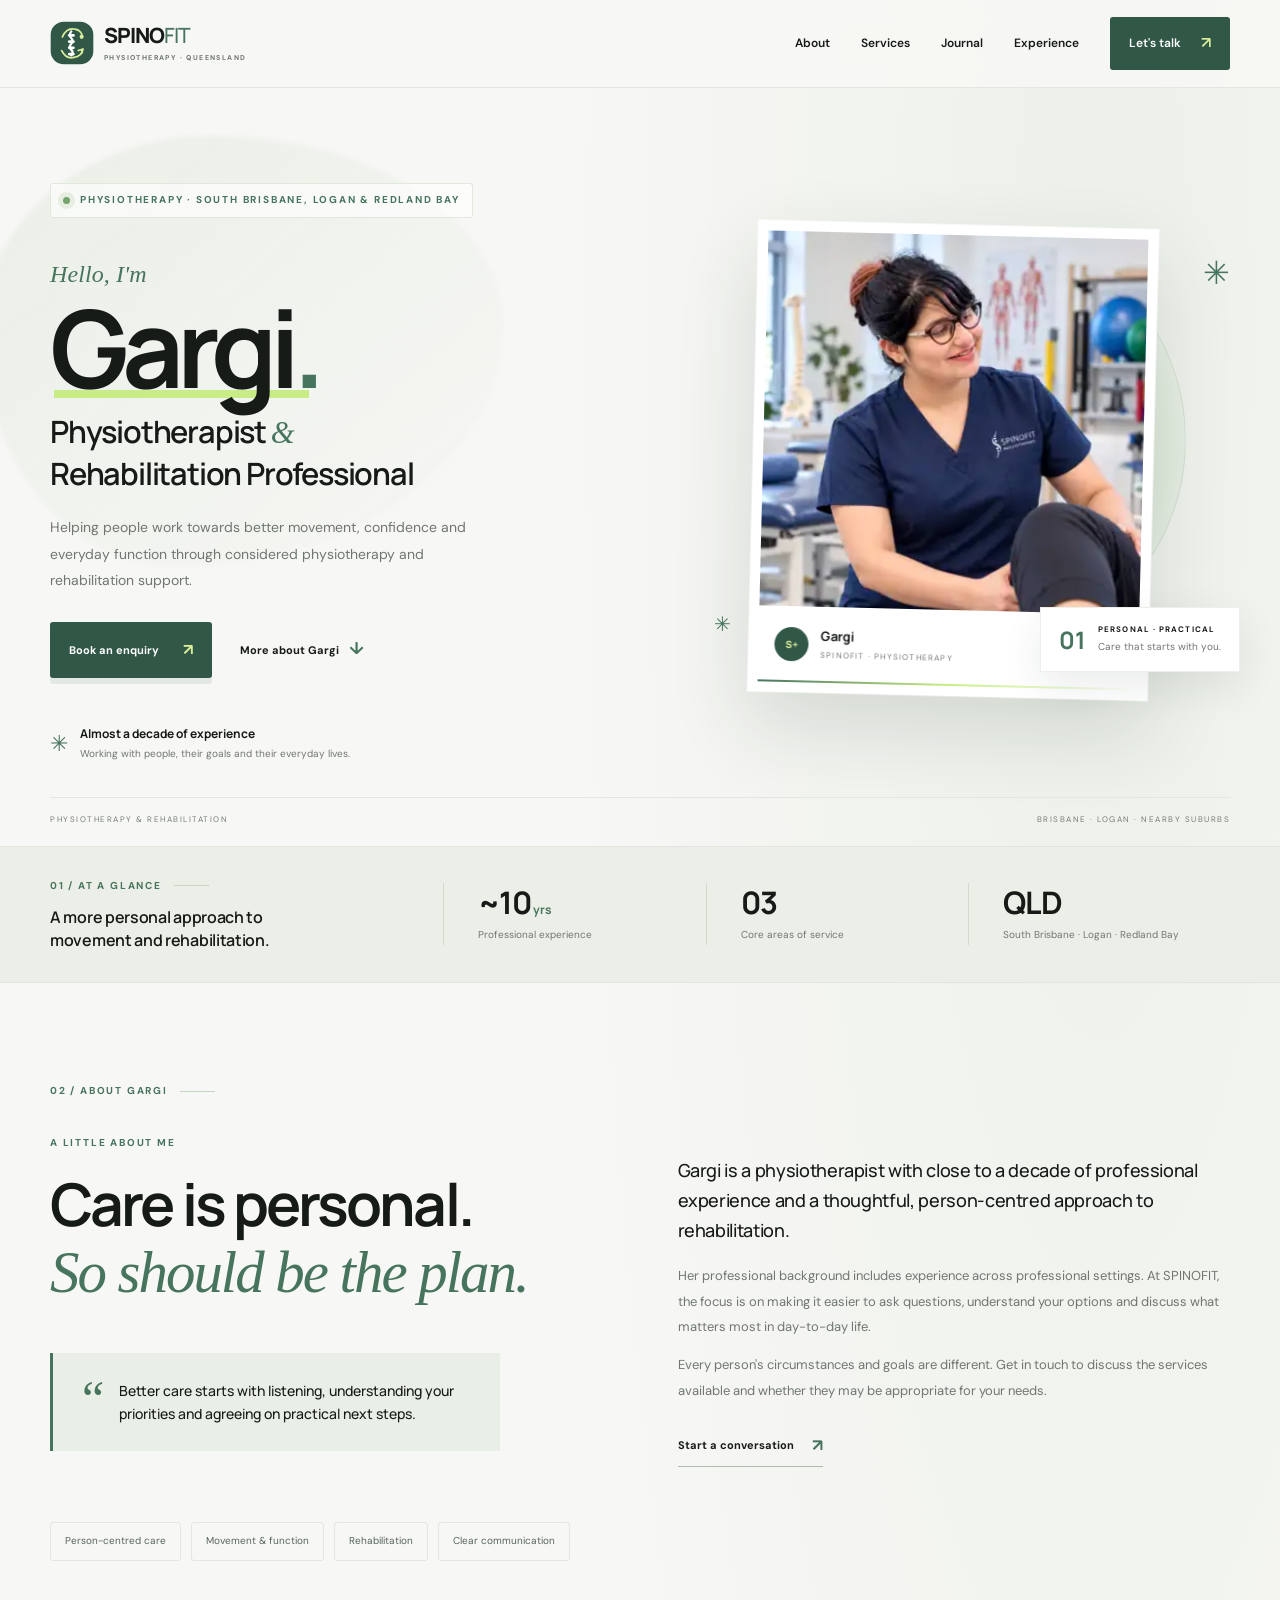
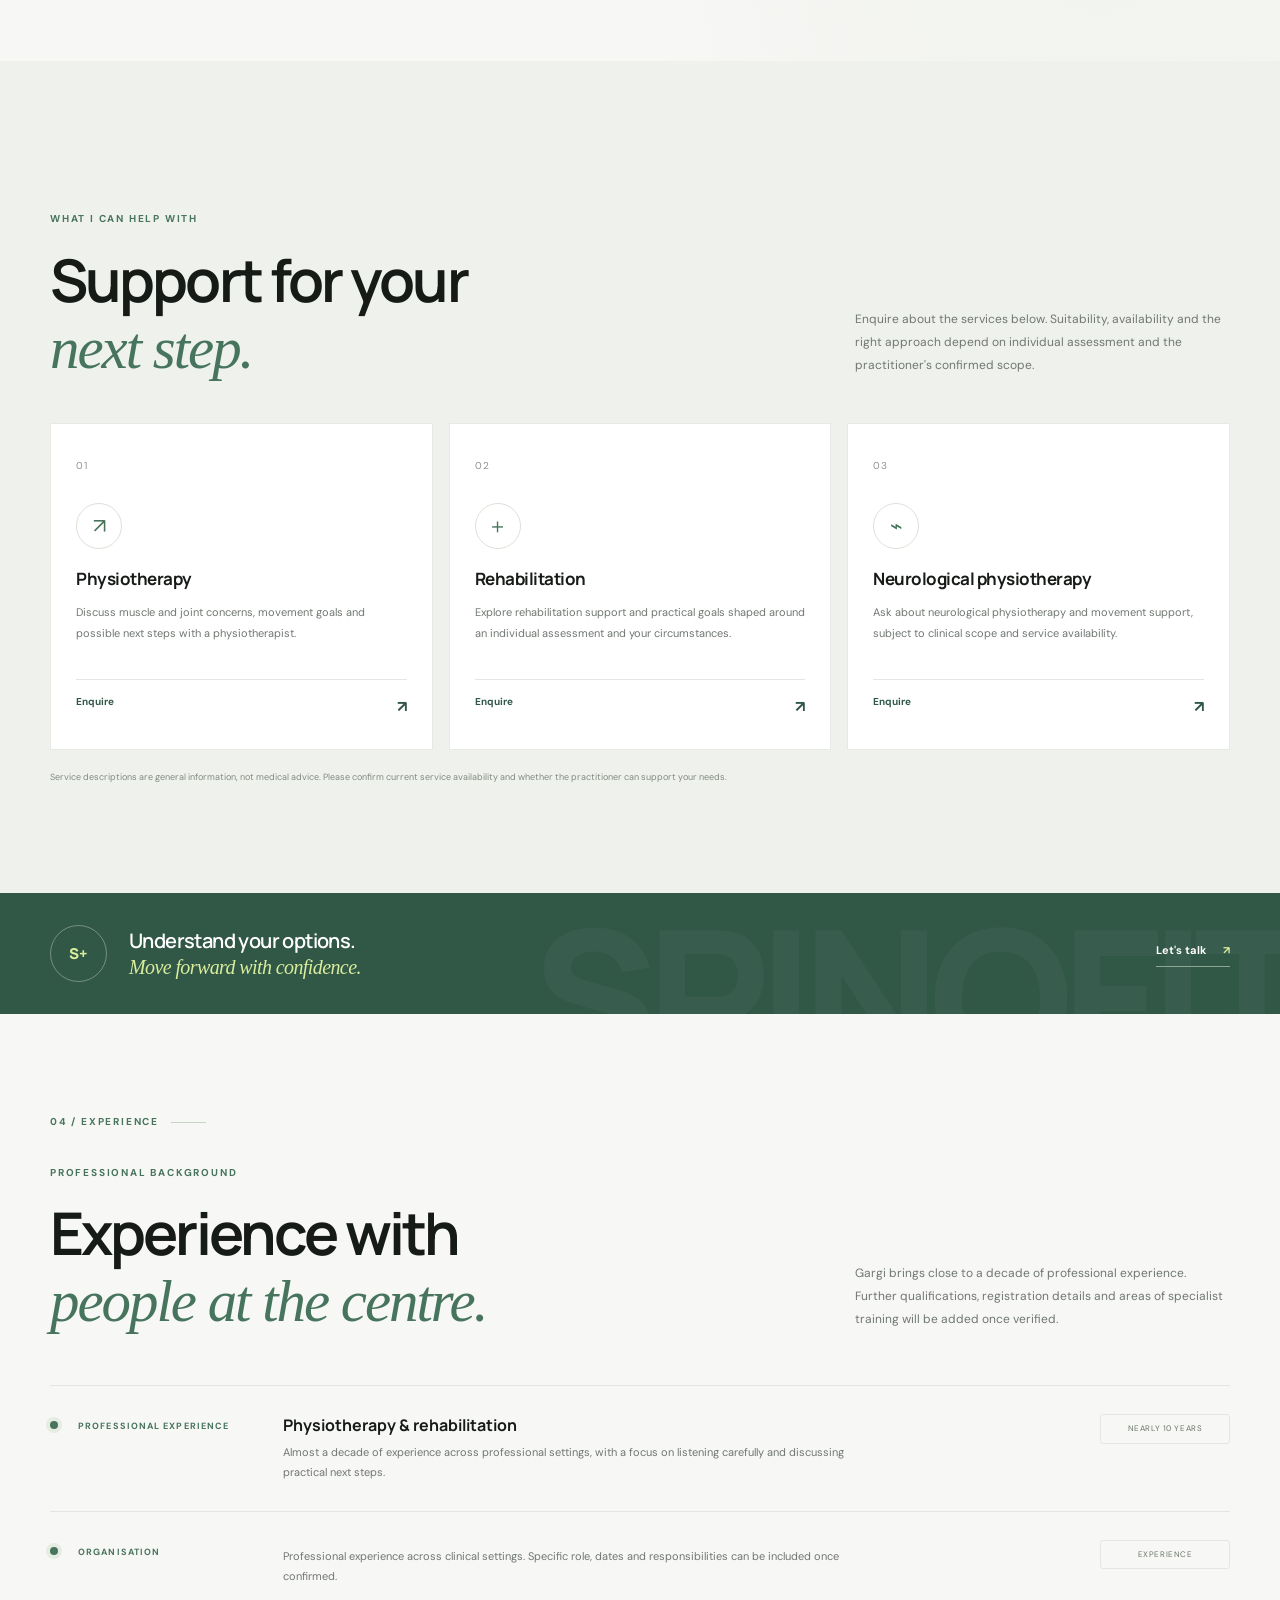
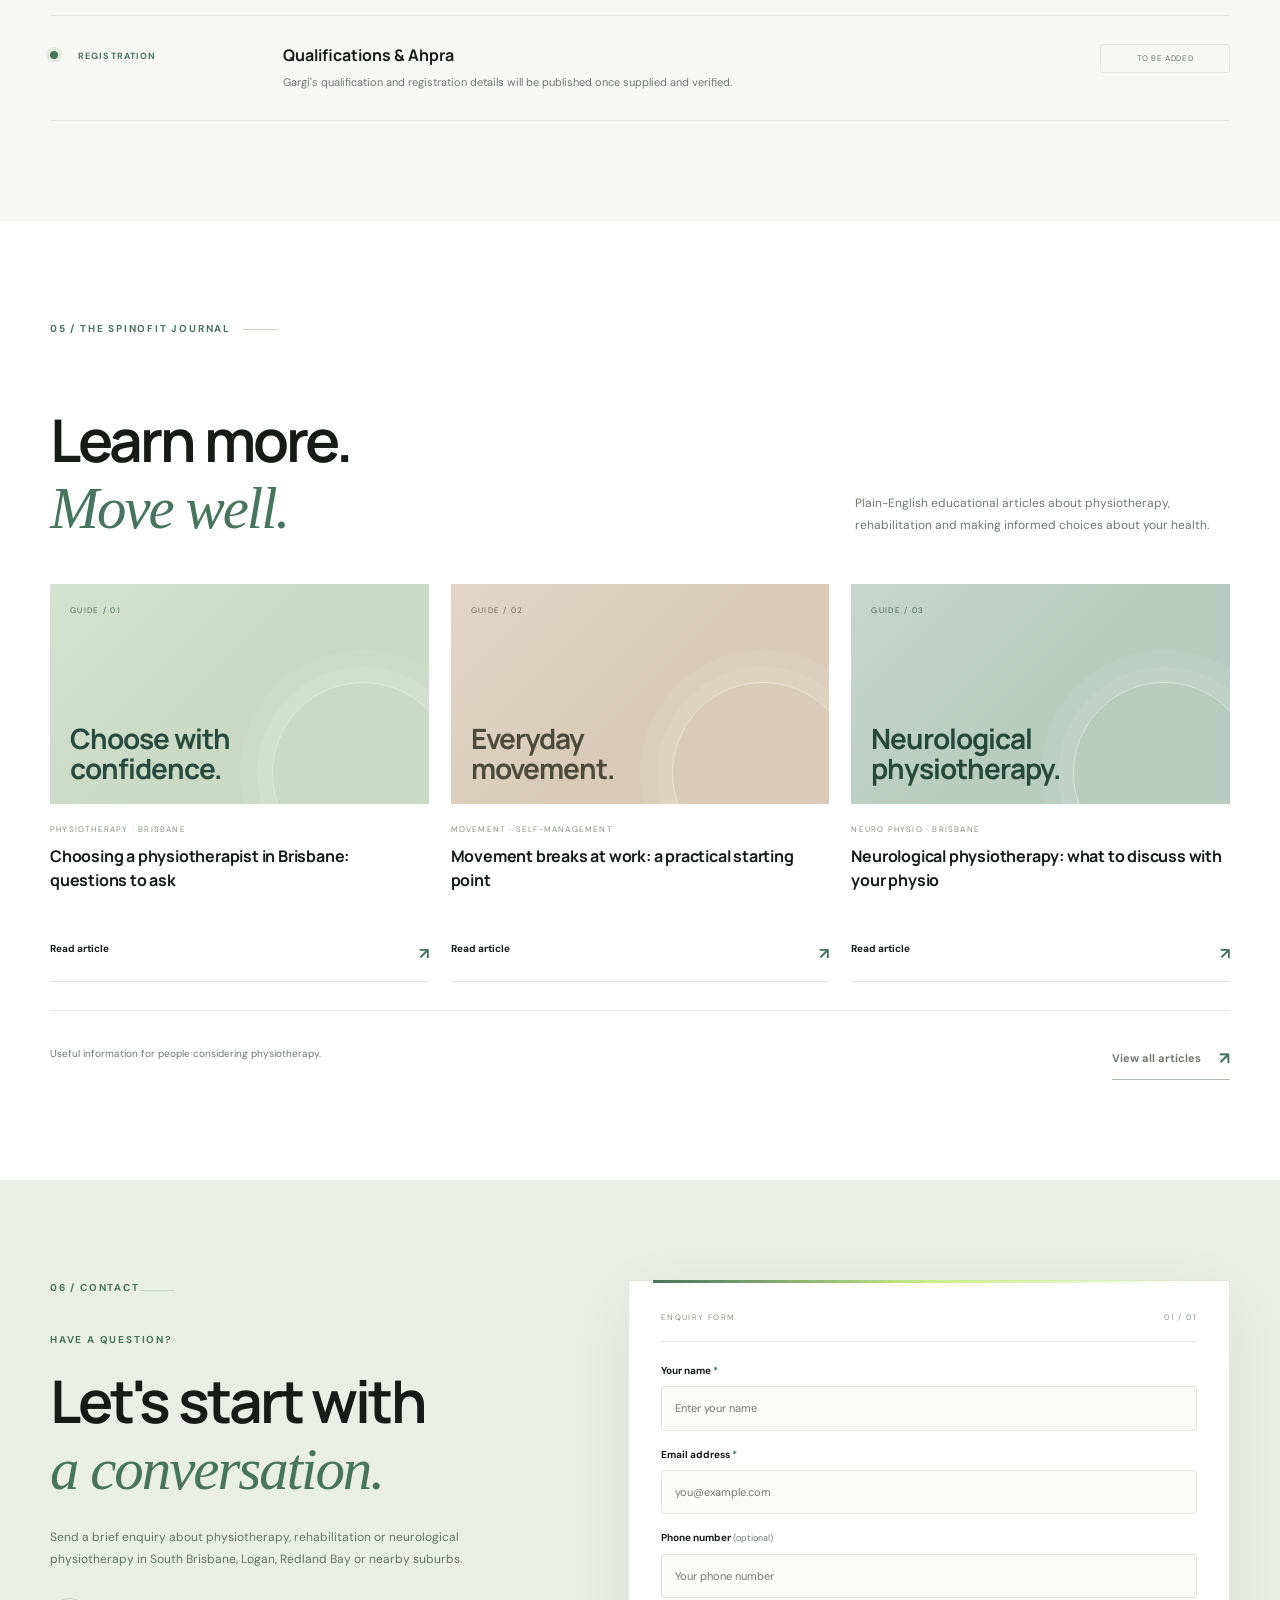
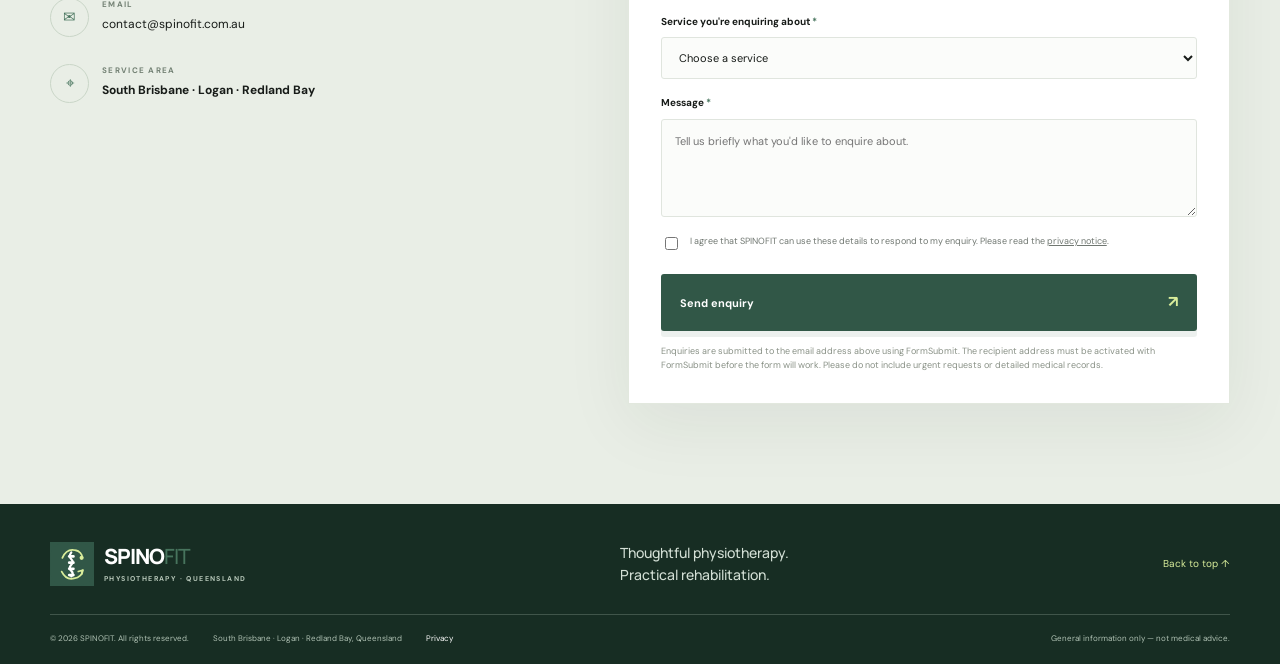
<file: index.html>
<!doctype html>
<html lang="en-AU">
<head>
<meta charset="utf-8"><meta name="viewport" content="width=device-width, initial-scale=1"><link rel="icon" type="image/svg+xml" href="/favicon.svg"><meta name="theme-color" content="#315747"><link rel="apple-touch-icon" href="/assets/images/spinofit-symbol.svg">
<title>Gargi | Physiotherapist in South Brisbane · Logan · Redland Bay | SPINOFIT</title>
<meta name="description" content="Meet Gargi at SPINOFIT. Enquire about physiotherapy, rehabilitation and neurological physiotherapy across South Brisbane, Logan, Redland Bay and nearby suburbs.">
<meta name="robots" content="index,follow"><link rel="canonical" href="https://spinofit.com.au/">
<meta name="theme-color" content="#f7f7f5">
<meta property="og:type" content="website"><meta property="og:title" content="Gargi | SPINOFIT Physiotherapy">
<meta property="og:description" content="Physiotherapy, rehabilitation and neurological physiotherapy enquiries across South Brisbane, Logan and Redland Bay.">
<meta property="og:url" content="https://spinofit.com.au/"><meta property="og:site_name" content="SPINOFIT">
<link rel="preconnect" href="https://fonts.googleapis.com"><link rel="preconnect" href="https://fonts.gstatic.com" crossorigin>
<link href="https://fonts.googleapis.com/css2?family=DM+Sans:wght@400;500;600;700&family=Manrope:wght@400;500;600;700;800&display=swap" rel="stylesheet">
<link rel="stylesheet" href="/assets/css/styles.css">
<script type="application/ld+json">{"@context":"https://schema.org","@type":"MedicalBusiness","name":"SPINOFIT","url":"https://spinofit.com.au/","description":"Physiotherapy, rehabilitation and neurological physiotherapy enquiries with Gargi across South Brisbane, Logan, Redland Bay and nearby suburbs.","email":"contact@spinofit.com.au","areaServed":[ {"@type":"AdministrativeArea","name":"South Brisbane, Queensland"},{"@type":"AdministrativeArea","name":"Logan, Queensland"},{"@type":"AdministrativeArea","name":"Redland Bay, Queensland"},{"@type":"City","name":"Brisbane"}],"knowsAbout":["Physiotherapy","Rehabilitation","Neurological physiotherapy"]}</script>
</head>
<body>
<a class="skip-link" href="#main">Skip to content</a>
<header class="site-header"><div class="container nav-wrap">
<a class="brand" href="/" aria-label="SPINOFIT home"><span class="brand-mark"><img src="/assets/images/spinofit-symbol.svg" alt="" width="44" height="44"></span><span class="brand-words">SPINO<span>FIT</span><small>PHYSIOTHERAPY · QUEENSLAND</small></span></a>
<button class="menu-toggle" aria-expanded="false" aria-controls="primary-nav" aria-label="Open navigation"><span></span><span></span></button>
<nav id="primary-nav" class="primary-nav" aria-label="Main navigation"><a href="#about">About</a><a href="#services">Services</a><a href="/articles/">Journal</a><a href="#experience">Experience</a><a class="nav-cta" href="#contact">Let's talk <span>↗</span></a></nav>
</div></header>
<main id="main">
<section class="hero container">
<div class="hero-copy">
<p class="hero-label"><span class="green-dot"></span> PHYSIOTHERAPY · SOUTH BRISBANE, LOGAN & REDLAND BAY</p>
<p class="intro-small">Hello, I'm</p>
<h1>Gargi<span class="period">.</span></h1>
<h2 class="hero-role">Physiotherapist <span>&</span><br>Rehabilitation Professional</h2>
<p class="hero-text">Helping people work towards better movement, confidence and everyday function through considered physiotherapy and rehabilitation support.</p>
<div class="hero-actions"><a class="button button-dark" href="#contact">Book an enquiry <span>↗</span></a><a class="text-link" href="#about">More about Gargi <span>↓</span></a></div>
<div class="hero-contactline"><span>✳</span><div><strong>Almost a decade of experience</strong><small>Working with people, their goals and their everyday lives.</small></div></div>
</div>
<div class="hero-portrait-wrap"><div class="portrait-spotlight"></div><div class="portrait-card"><img src="/assets/images/gargi-physiotherapist.webp" alt="Gargi, SPINOFIT physiotherapist, wearing navy clinical scrubs in a physiotherapy clinic" fetchpriority="high" width="400" height="375"><div class="portrait-caption"><span class="caption-icon">S+</span><div><strong>Gargi</strong><small>SPINOFIT · PHYSIOTHERAPY</small></div><span class="caption-arrow">↗</span></div></div><div class="portrait-note"><span>01</span><div><b>PERSONAL · PRACTICAL</b><small>Care that starts with you.</small></div></div><span class="decor-star star-a">✳</span><span class="decor-star star-b">✳</span></div>
<div class="hero-bottomline"><span>PHYSIOTHERAPY & REHABILITATION</span><span>BRISBANE · LOGAN · NEARBY SUBURBS</span></div>
</section>
<section class="quick-facts"><div class="container facts-grid"><div class="fact-intro"><span class="section-index">01 / AT A GLANCE</span><p>A more personal approach to movement and rehabilitation.</p></div><div class="fact"><strong>~10<span> yrs</span></strong><small>Professional experience</small></div><div class="fact"><strong>03</strong><small>Core areas of service</small></div><div class="fact"><strong>QLD</strong><small>South Brisbane · Logan · Redland Bay</small></div></div></section>
<section id="about" class="section container about-section"><div class="section-index">02 / ABOUT GARGI</div><div class="two-col"><div><p class="section-overline">A LITTLE ABOUT ME</p><h2>Care is personal.<br><em>So should be the plan.</em></h2><div class="about-callout"><span>“</span><p>Better care starts with listening, understanding your priorities and agreeing on practical next steps.</p></div></div><div class="about-copy"><p class="lead">Gargi is a physiotherapist with close to a decade of professional experience and a thoughtful, person-centred approach to rehabilitation.</p><p>Her professional background includes experience across professional settings. At SPINOFIT, the focus is on making it easier to ask questions, understand your options and discuss what matters most in day-to-day life.</p><p>Every person's circumstances and goals are different. Get in touch to discuss the services available and whether they may be appropriate for your needs.</p><a class="underlined-link" href="#contact">Start a conversation <span>↗</span></a></div></div><div class="about-tags"><span>Person-centred care</span><span>Movement & function</span><span>Rehabilitation</span><span>Clear communication</span></div></section>
<section id="services" class="section services-section"><div class="container"><div class="section-index">03 / AREAS OF SUPPORT</div><div class="section-heading"><div><p class="section-overline">WHAT I CAN HELP WITH</p><h2>Support for your<br><em>next step.</em></h2></div><p>Enquire about the services below. Suitability, availability and the right approach depend on individual assessment and the practitioner's confirmed scope.</p></div><div class="service-grid">
<article class="service-card"><span class="service-number">01</span><div class="service-icon">↗</div><h3>Physiotherapy</h3><p>Discuss muscle and joint concerns, movement goals and possible next steps with a physiotherapist.</p><a href="#contact" aria-label="Enquire about physiotherapy">Enquire <span>↗</span></a></article>
<article class="service-card"><span class="service-number">02</span><div class="service-icon">＋</div><h3>Rehabilitation</h3><p>Explore rehabilitation support and practical goals shaped around an individual assessment and your circumstances.</p><a href="#contact" aria-label="Enquire about rehabilitation">Enquire <span>↗</span></a></article>
<article class="service-card"><span class="service-number">03</span><div class="service-icon">⌁</div><h3>Neurological physiotherapy</h3><p>Ask about neurological physiotherapy and movement support, subject to clinical scope and service availability.</p><a href="#contact" aria-label="Enquire about neurological physiotherapy">Enquire <span>↗</span></a></article>
</div><p class="service-disclaimer">Service descriptions are general information, not medical advice. Please confirm current service availability and whether the practitioner can support your needs.</p></div></section>
<section class="statement-band"><div class="container statement-inner"><span class="statement-mark">S+</span><p>Understand your options.<br><em>Move forward with confidence.</em></p><a href="#contact">Let's talk <span>↗</span></a></div></section>
<section id="experience" class="section container experience-section"><div class="section-index">04 / EXPERIENCE</div><div class="section-heading"><div><p class="section-overline">PROFESSIONAL BACKGROUND</p><h2>Experience with<br><em>people at the centre.</em></h2></div><p>Gargi brings close to a decade of professional experience. Further qualifications, registration details and areas of specialist training will be added once verified.</p></div><div class="timeline"><div class="timeline-entry"><span class="timeline-dot"></span><div class="timeline-year">PROFESSIONAL EXPERIENCE</div><div class="timeline-main"><h3>Physiotherapy & rehabilitation</h3><p>Almost a decade of experience across professional settings, with a focus on listening carefully and discussing practical next steps.</p></div><span class="timeline-tag">NEARLY 10 YEARS</span></div><div class="timeline-entry"><span class="timeline-dot"></span><div class="timeline-year">ORGANISATION</div><div class="timeline-main"><h3></h3><p>Professional experience across clinical settings. Specific role, dates and responsibilities can be included once confirmed.</p></div><span class="timeline-tag">EXPERIENCE</span></div><div class="timeline-entry"><span class="timeline-dot"></span><div class="timeline-year">REGISTRATION</div><div class="timeline-main"><h3>Qualifications & Ahpra</h3><p>Gargi's qualification and registration details will be published once supplied and verified.</p></div><span class="timeline-tag">TO BE ADDED</span></div></div></section>
<section class="section journal-section"><div class="container"><div class="section-index">05 / THE SPINOFIT JOURNAL</div><div class="section-heading"><div><p class="section-overline">GENERAL HEALTH EDUCATION</p><h2>Learn more.<br><em>Move well.</em></h2></div><p>Plain-English educational articles about physiotherapy, rehabilitation and making informed choices about your health.</p></div><div class="journal-grid"><article class="journal-card"><div class="journal-art art-one"><span>GUIDE / 01</span><b>Choose with<br>confidence.</b></div><p class="journal-meta">PHYSIOTHERAPY · BRISBANE</p><h3><a href="/articles/choosing-a-physiotherapist-in-brisbane.html">Choosing a physiotherapist in Brisbane: questions to ask</a></h3><a class="journal-read" href="/articles/choosing-a-physiotherapist-in-brisbane.html">Read article <span>↗</span></a></article><article class="journal-card"><div class="journal-art art-two"><span>GUIDE / 02</span><b>Everyday<br>movement.</b></div><p class="journal-meta">MOVEMENT · SELF-MANAGEMENT</p><h3><a href="/articles/movement-breaks-at-work.html">Movement breaks at work: a practical starting point</a></h3><a class="journal-read" href="/articles/movement-breaks-at-work.html">Read article <span>↗</span></a></article><article class="journal-card"><div class="journal-art art-three"><span>GUIDE / 03</span><b>Neurological<br>physiotherapy.</b></div><p class="journal-meta">NEURO PHYSIO · BRISBANE</p><h3><a href="/articles/neuro-physiotherapy-brisbane.html">Neurological physiotherapy: what to discuss with your physio</a></h3><a class="journal-read" href="/articles/neuro-physiotherapy-brisbane.html">Read article <span>↗</span></a></article></div><div class="journal-footer"><span>Useful information for people considering physiotherapy.</span><a class="underlined-link" href="/articles/">View all articles <span>↗</span></a></div></div></section>
<section id="contact" class="contact-section"><div class="container contact-grid"><div class="contact-copy"><div class="section-index">06 / CONTACT</div><p class="section-overline">HAVE A QUESTION?</p><h2>Let's start with<br><em>a conversation.</em></h2><p>Send a brief enquiry about physiotherapy, rehabilitation or neurological physiotherapy in South Brisbane, Logan, Redland Bay or nearby suburbs.</p><div class="contact-detail"><span class="contact-icon">✉</span><div><small>EMAIL</small><a href="mailto:contact@spinofit.com.au">contact@spinofit.com.au</a></div></div><div class="contact-detail"><span class="contact-icon">⌖</span><div><small>SERVICE AREA</small><strong>South Brisbane · Logan · Redland Bay</strong></div></div></div>
<form class="contact-form" name="spinofit-enquiry" action="https://formsubmit.co/contact@spinofit.com.au" method="POST"><input type="hidden" name="_subject" value="New SPINOFIT website enquiry"><input type="hidden" name="_template" value="table"><input type="text" name="_honey" class="honeypot" tabindex="-1" autocomplete="off"><div class="form-top"><span>ENQUIRY FORM</span><span>01 / 01</span></div><label for="name">Your name <b>*</b></label><input id="name" name="name" autocomplete="name" required placeholder="Enter your name"><label for="email">Email address <b>*</b></label><input id="email" name="email" type="email" autocomplete="email" required placeholder="you@example.com"><label for="phone">Phone number <small>(optional)</small></label><input id="phone" name="phone" type="tel" autocomplete="tel" placeholder="Your phone number"><label for="service">Service you're enquiring about <b>*</b></label><select id="service" name="service" required><option value="">Choose a service</option><option>Physiotherapy</option><option>Rehabilitation</option><option>Neurological physiotherapy</option><option>General enquiry</option></select><label for="message">Message <b>*</b></label><textarea id="message" name="message" required rows="4" placeholder="Tell us briefly what you'd like to enquire about."></textarea><label class="consent"><input type="checkbox" required><span>I agree that SPINOFIT can use these details to respond to my enquiry. Please read the <a href="/privacy.html">privacy notice</a>.</span></label><button type="submit" class="button button-dark form-submit">Send enquiry <span>↗</span></button><p class="form-note">Enquiries are submitted to the email address above using FormSubmit. The recipient address must be activated with FormSubmit before the form will work. Please do not include urgent requests or detailed medical records.</p></form></div></section>
</main>
<footer class="site-footer"><div class="container footer-main"><a class="brand footer-brand" href="/"><span class="brand-mark"><img src="/assets/images/spinofit-symbol.svg" alt="" width="44" height="44"></span><span class="brand-words">SPINO<span>FIT</span><small>PHYSIOTHERAPY · QUEENSLAND</small></span></a><p>Thoughtful physiotherapy.<br>Practical rehabilitation.</p><a class="back-top" href="#main">Back to top ↑</a></div><div class="container footer-bottom"><span>© <span id="year"></span> SPINOFIT. All rights reserved.</span><span>South Brisbane · Logan · Redland Bay, Queensland</span><a href="/privacy.html">Privacy</a><span class="footer-note">General information only — not medical advice.</span></div></footer>
<script src="/assets/js/main.js" defer></script>
</body></html>
</file>
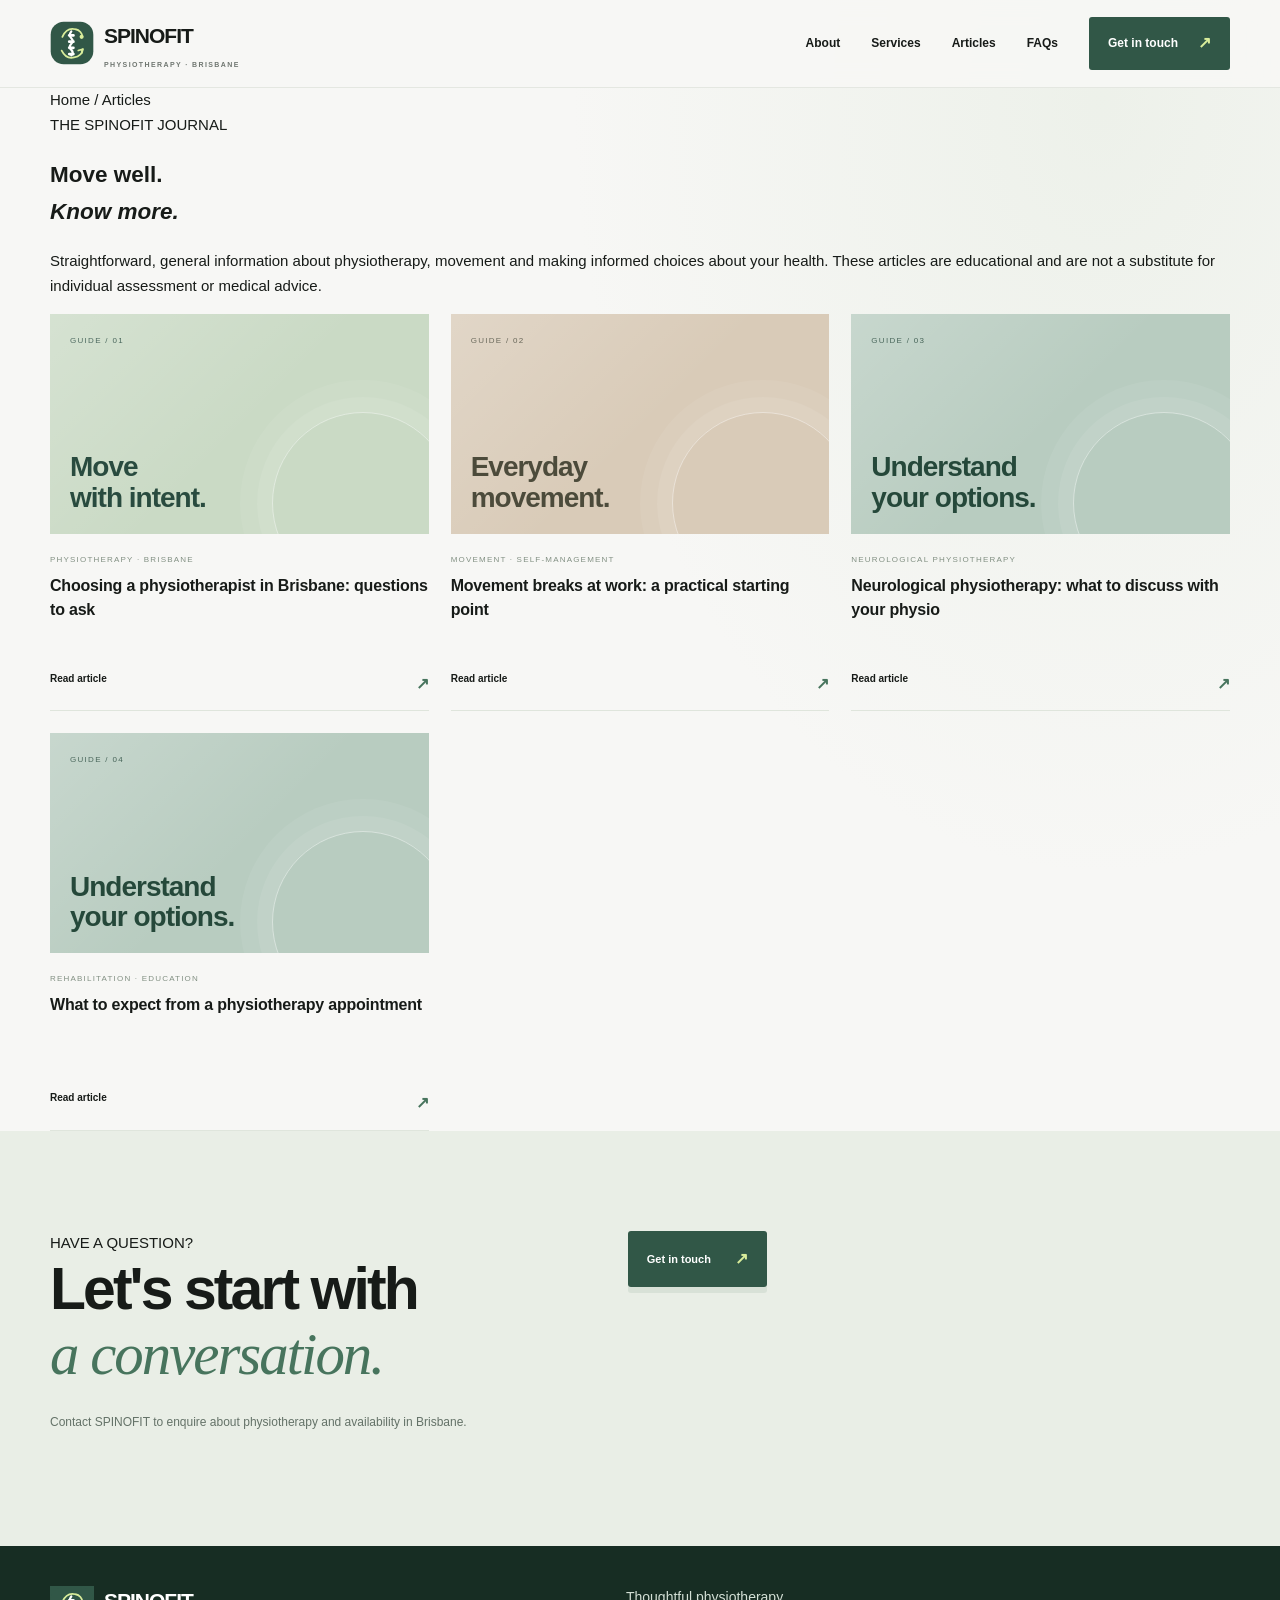
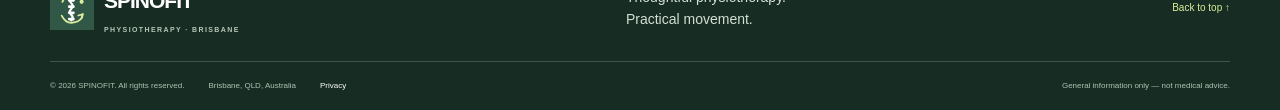
<file: articles/index.html>
<!doctype html>
<html lang="en-AU"><head><meta charset="utf-8"><meta name="viewport" content="width=device-width,initial-scale=1"><link rel="icon" type="image/svg+xml" href="/favicon.svg"><meta name="theme-color" content="#315747"><link rel="apple-touch-icon" href="/assets/images/spinofit-symbol.svg"><title>Physiotherapy, Rehabilitation & Neuro Physio Articles | SPINOFIT</title><meta name="description" content="Explore SPINOFIT guides about physiotherapy in Brisbane, rehabilitation, neurological physiotherapy and preparing for an appointment."><link rel="canonical" href="https://spinofit.com.au/articles/"><meta name="robots" content="index,follow"><meta property="og:title" content="Physiotherapy Articles | SPINOFIT"><meta property="og:description" content="Practical, general education about physiotherapy, movement and rehabilitation."><link rel="stylesheet" href="/assets/css/styles.css"><script type="application/ld+json">{"@context":"https://schema.org","@type":"CollectionPage","name":"SPINOFIT Physiotherapy Articles","url":"https://spinofit.com.au/articles/","isPartOf":{"@type":"WebSite","name":"SPINOFIT","url":"https://spinofit.com.au/"}}</script></head><body><header class="site-header"><div class="container nav-wrap"><a class="brand" href="/"><span class="brand-mark"><img src="/assets/images/spinofit-symbol.svg" alt="" width="44" height="44"></span><span>SPINO<span class="brand-light">FIT</span><small>PHYSIOTHERAPY · BRISBANE</small></span></a><button class="menu-toggle" aria-expanded="false" aria-controls="primary-nav" aria-label="Open navigation"><span></span><span></span></button><nav id="primary-nav" class="primary-nav"><a href="/#about">About</a><a href="/#services">Services</a><a href="/articles/" aria-current="page">Articles</a><a href="/#faq">FAQs</a><a class="nav-cta" href="/#contact">Get in touch <span>↗</span></a></nav></div></header><main><div class="container breadcrumbs"><a href="/">Home</a> / Articles</div><section class="container article-hero"><div class="section-kicker">THE SPINOFIT JOURNAL</div><h1>Move well.<br><em>Know more.</em></h1><p class="intro">Straightforward, general information about physiotherapy, movement and making informed choices about your health. These articles are educational and are not a substitute for individual assessment or medical advice.</p></section><section class="container articles-list"><div class="journal-grid"><article class="journal-card"><div class="journal-art art-one"><span>GUIDE / 01</span><b>Move<br>with intent.</b></div><p class="journal-meta">PHYSIOTHERAPY · BRISBANE</p><h3><a href="/articles/choosing-a-physiotherapist-in-brisbane.html">Choosing a physiotherapist in Brisbane: questions to ask</a></h3><a class="journal-read" href="/articles/choosing-a-physiotherapist-in-brisbane.html">Read article <span>↗</span></a></article><article class="journal-card"><div class="journal-art art-two"><span>GUIDE / 02</span><b>Everyday<br>movement.</b></div><p class="journal-meta">MOVEMENT · SELF-MANAGEMENT</p><h3><a href="/articles/movement-breaks-at-work.html">Movement breaks at work: a practical starting point</a></h3><a class="journal-read" href="/articles/movement-breaks-at-work.html">Read article <span>↗</span></a></article><article class="journal-card"><div class="journal-art art-three"><span>GUIDE / 03</span><b>Understand<br>your options.</b></div><p class="journal-meta">NEUROLOGICAL PHYSIOTHERAPY</p><h3><a href="/articles/neuro-physiotherapy-brisbane.html">Neurological physiotherapy: what to discuss with your physio</a></h3><a class="journal-read" href="/articles/neuro-physiotherapy-brisbane.html">Read article <span>↗</span></a></article><article class="journal-card"><div class="journal-art art-three"><span>GUIDE / 04</span><b>Understand<br>your options.</b></div><p class="journal-meta">REHABILITATION · EDUCATION</p><h3><a href="/articles/what-to-expect-from-physiotherapy.html">What to expect from a physiotherapy appointment</a></h3><a class="journal-read" href="/articles/what-to-expect-from-physiotherapy.html">Read article <span>↗</span></a></article></div></section><section class="contact-section"><div class="container contact-grid"><div class="contact-copy"><div class="section-kicker">HAVE A QUESTION?</div><h2>Let's start with<br><em>a conversation.</em></h2><p>Contact SPINOFIT to enquire about physiotherapy and availability in Brisbane.</p></div><div><a class="button button-dark" href="/#contact">Get in touch <span>↗</span></a></div></div></section></main><footer class="site-footer"><div class="container footer-main"><a class="brand footer-brand" href="/"><span class="brand-mark"><img src="/assets/images/spinofit-symbol.svg" alt="" width="44" height="44"></span><span>SPINO<span class="brand-light">FIT</span><small>PHYSIOTHERAPY · BRISBANE</small></span></a><p>Thoughtful physiotherapy.<br>Practical movement.</p><a class="back-top" href="#">Back to top ↑</a></div><div class="container footer-bottom"><span>© <span id="year"></span> SPINOFIT. All rights reserved.</span><span>Brisbane, QLD, Australia</span><a href="/privacy.html">Privacy</a><span class="footer-note">General information only — not medical advice.</span></div></footer><script src="/assets/js/main.js" defer></script></body></html>
</file>
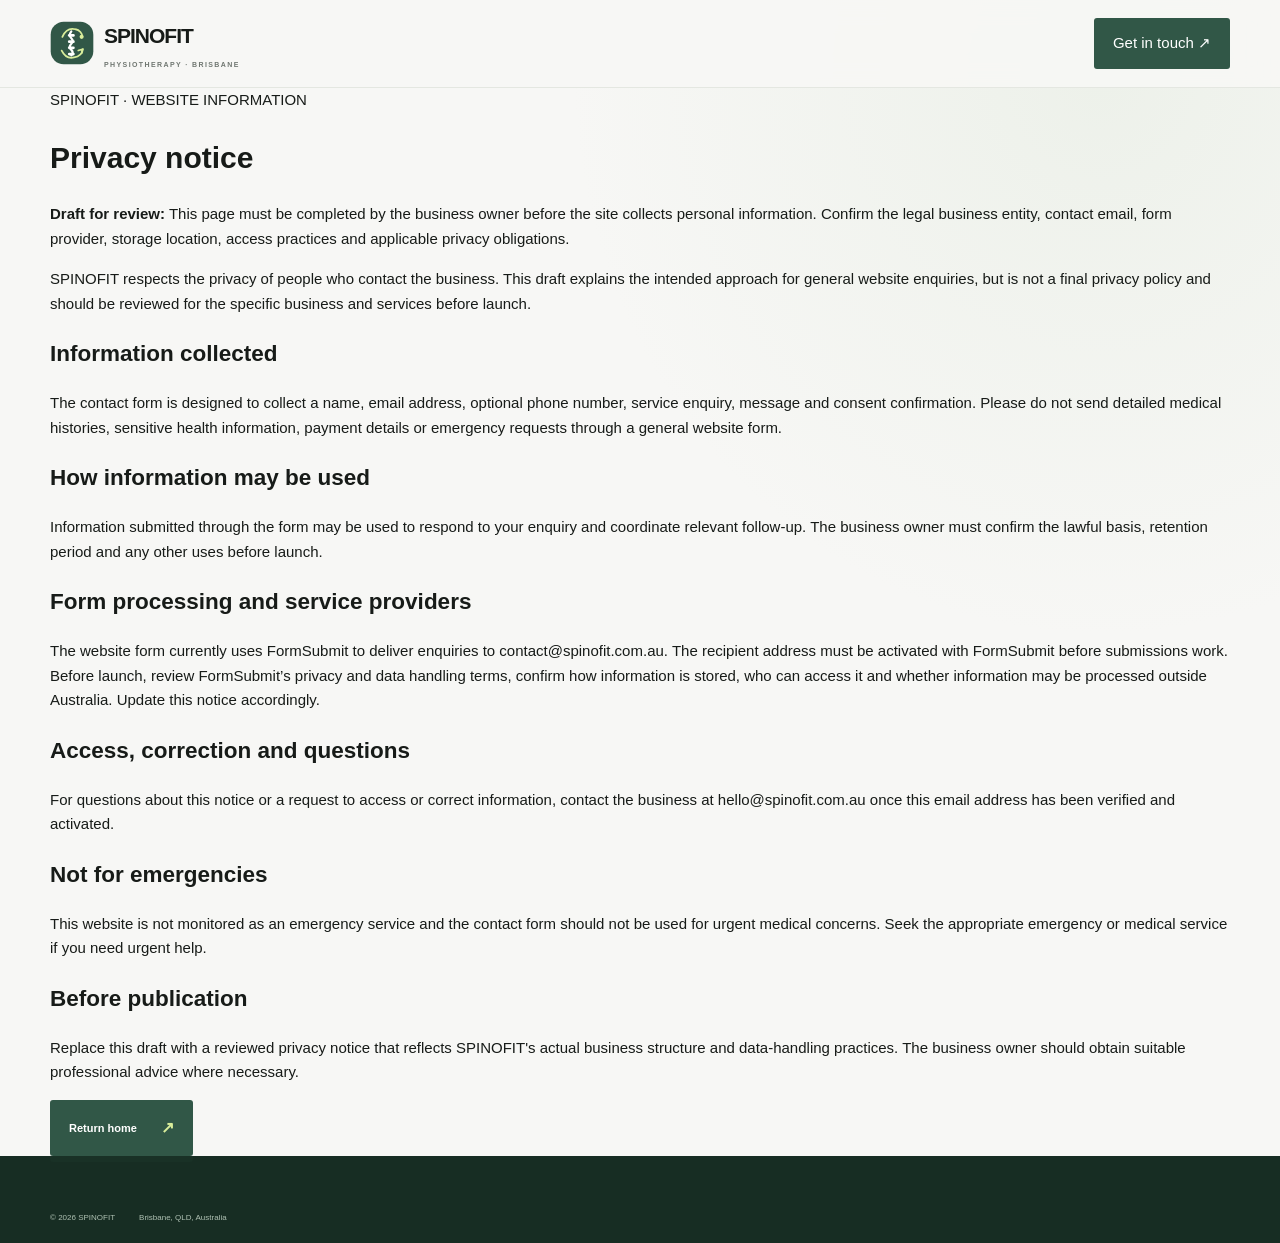
<file: privacy.html>
<!doctype html>
<html lang="en-AU"><head><meta charset="utf-8"><meta name="viewport" content="width=device-width,initial-scale=1"><link rel="icon" type="image/svg+xml" href="/favicon.svg"><meta name="theme-color" content="#315747"><link rel="apple-touch-icon" href="/assets/images/spinofit-symbol.svg"><title>Privacy Notice | SPINOFIT</title><meta name="description" content="Privacy notice for enquiries sent to SPINOFIT. Review and finalise before collecting personal information."><link rel="canonical" href="https://spinofit.com.au/privacy.html"><meta name="robots" content="index,follow"><link rel="stylesheet" href="/assets/css/styles.css"></head><body><header class="site-header"><div class="container nav-wrap"><a class="brand" href="/"><span class="brand-mark"><img src="/assets/images/spinofit-symbol.svg" alt="" width="44" height="44"></span><span>SPINO<span class="brand-light">FIT</span><small>PHYSIOTHERAPY · BRISBANE</small></span></a><a class="nav-cta" href="/#contact">Get in touch ↗</a></div></header><main class="container privacy-content"><div class="section-kicker">SPINOFIT · WEBSITE INFORMATION</div><h1>Privacy notice</h1><div class="article-callout"><strong>Draft for review:</strong> This page must be completed by the business owner before the site collects personal information. Confirm the legal business entity, contact email, form provider, storage location, access practices and applicable privacy obligations.</div><p>SPINOFIT respects the privacy of people who contact the business. This draft explains the intended approach for general website enquiries, but is not a final privacy policy and should be reviewed for the specific business and services before launch.</p><h2>Information collected</h2><p>The contact form is designed to collect a name, email address, optional phone number, service enquiry, message and consent confirmation. Please do not send detailed medical histories, sensitive health information, payment details or emergency requests through a general website form.</p><h2>How information may be used</h2><p>Information submitted through the form may be used to respond to your enquiry and coordinate relevant follow-up. The business owner must confirm the lawful basis, retention period and any other uses before launch.</p><h2>Form processing and service providers</h2><p>The website form currently uses FormSubmit to deliver enquiries to contact@spinofit.com.au. The recipient address must be activated with FormSubmit before submissions work. Before launch, review FormSubmit’s privacy and data handling terms, confirm how information is stored, who can access it and whether information may be processed outside Australia. Update this notice accordingly.</p><h2>Access, correction and questions</h2><p>For questions about this notice or a request to access or correct information, contact the business at <a href="mailto:contact@spinofit.com.au">hello@spinofit.com.au</a> once this email address has been verified and activated.</p><h2>Not for emergencies</h2><p>This website is not monitored as an emergency service and the contact form should not be used for urgent medical concerns. Seek the appropriate emergency or medical service if you need urgent help.</p><h2>Before publication</h2><p>Replace this draft with a reviewed privacy notice that reflects SPINOFIT's actual business structure and data-handling practices. The business owner should obtain suitable professional advice where necessary.</p><a class="button button-dark" href="/">Return home <span>↗</span></a></main><footer class="site-footer"><div class="container footer-bottom"><span>© <span id="year"></span> SPINOFIT</span><span>Brisbane, QLD, Australia</span></div></footer><script src="/assets/js/main.js" defer></script></body></html>
</file>
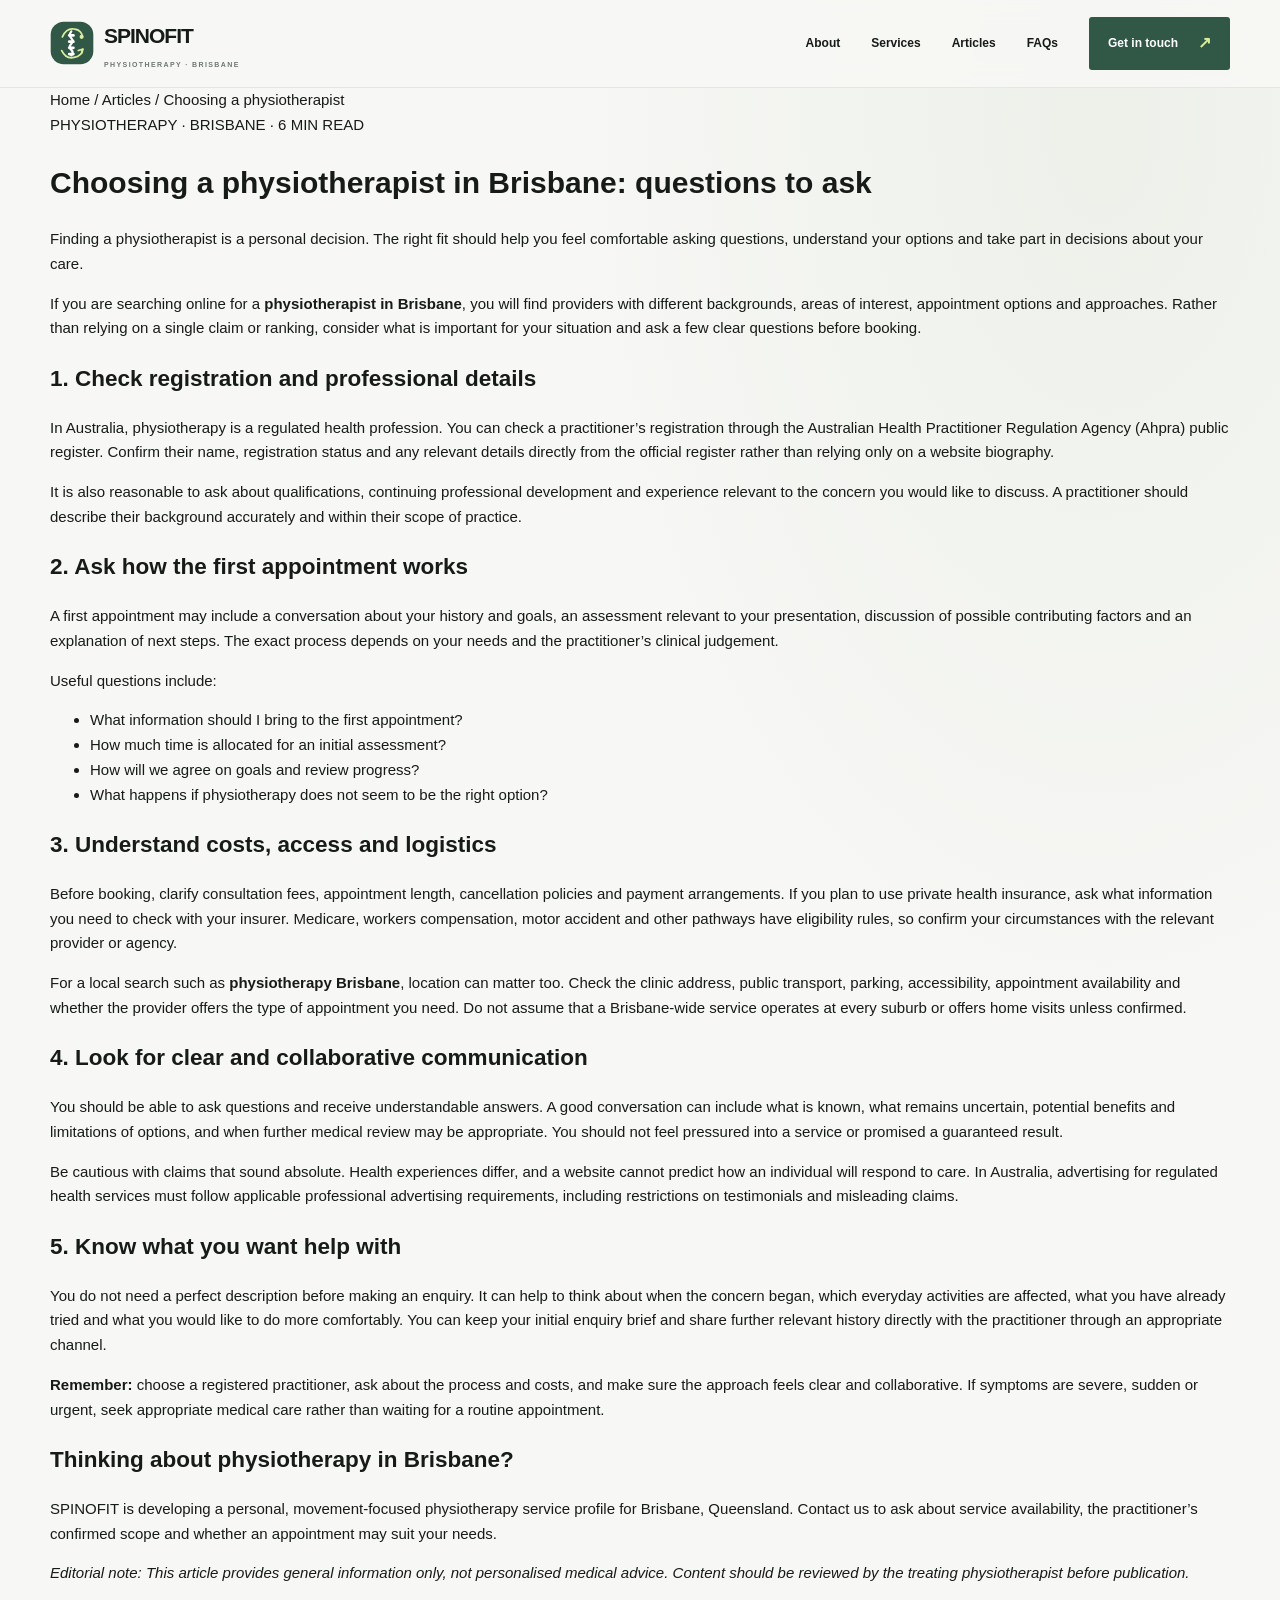
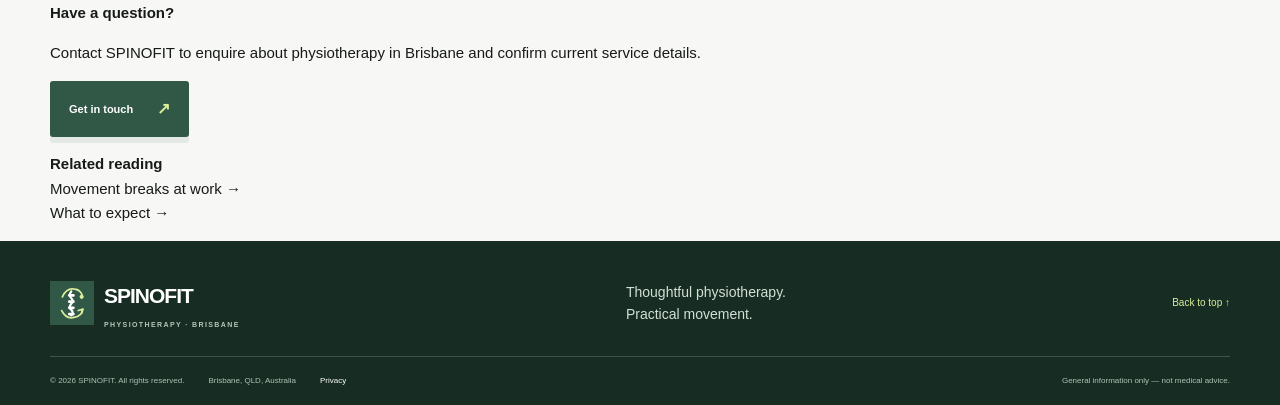
<file: articles/choosing-a-physiotherapist-in-brisbane.html>
<!doctype html>
<html lang="en-AU"><head><meta charset="utf-8"><meta name="viewport" content="width=device-width,initial-scale=1"><link rel="icon" type="image/svg+xml" href="/favicon.svg"><meta name="theme-color" content="#315747"><link rel="apple-touch-icon" href="/assets/images/spinofit-symbol.svg"><title>Choosing a Physiotherapist in Brisbane: Questions to Ask | SPINOFIT</title><meta name="description" content="Looking for a physiotherapist in Brisbane? Learn practical questions to ask about registration, experience, assessment, costs and your care plan."><link rel="canonical" href="https://spinofit.com.au/articles/choosing-a-physiotherapist-in-brisbane.html"><meta name="robots" content="index,follow"><meta property="og:title" content="Choosing a Physiotherapist in Brisbane | SPINOFIT"><meta property="og:description" content="Practical questions to help you make an informed choice about physiotherapy."><link rel="stylesheet" href="/assets/css/styles.css"><script type="application/ld+json">{"@context":"https://schema.org","@type":"Article","headline":"Choosing a Physiotherapist in Brisbane: Questions to Ask","description":"Practical questions to help you make an informed choice about physiotherapy.","author":{"@type":"Organization","name":"SPINOFIT"},"publisher":{"@type":"Organization","name":"SPINOFIT"},"mainEntityOfPage":"https://spinofit.com.au/articles/choosing-a-physiotherapist-in-brisbane.html","datePublished":"2026-10-20","dateModified":"2026-10-20"}</script></head><body><header class="site-header"><div class="container nav-wrap"><a class="brand" href="/"><span class="brand-mark"><img src="/assets/images/spinofit-symbol.svg" alt="" width="44" height="44"></span><span>SPINO<span class="brand-light">FIT</span><small>PHYSIOTHERAPY · BRISBANE</small></span></a><button class="menu-toggle" aria-expanded="false" aria-controls="primary-nav" aria-label="Open navigation"><span></span><span></span></button><nav id="primary-nav" class="primary-nav"><a href="/#about">About</a><a href="/#services">Services</a><a href="/articles/">Articles</a><a href="/#faq">FAQs</a><a class="nav-cta" href="/#contact">Get in touch <span>↗</span></a></nav></div></header><main><div class="container breadcrumbs"><a href="/">Home</a> / <a href="/articles/">Articles</a> / Choosing a physiotherapist</div><header class="container article-hero"><div class="article-meta">PHYSIOTHERAPY · BRISBANE · 6 MIN READ</div><h1>Choosing a physiotherapist in Brisbane: questions to ask</h1><p class="intro">Finding a physiotherapist is a personal decision. The right fit should help you feel comfortable asking questions, understand your options and take part in decisions about your care.</p></header><div class="container article-layout"><article class="article-body"><p>If you are searching online for a <strong>physiotherapist in Brisbane</strong>, you will find providers with different backgrounds, areas of interest, appointment options and approaches. Rather than relying on a single claim or ranking, consider what is important for your situation and ask a few clear questions before booking.</p><h2>1. Check registration and professional details</h2><p>In Australia, physiotherapy is a regulated health profession. You can check a practitioner’s registration through the Australian Health Practitioner Regulation Agency (Ahpra) public register. Confirm their name, registration status and any relevant details directly from the official register rather than relying only on a website biography.</p><p>It is also reasonable to ask about qualifications, continuing professional development and experience relevant to the concern you would like to discuss. A practitioner should describe their background accurately and within their scope of practice.</p><h2>2. Ask how the first appointment works</h2><p>A first appointment may include a conversation about your history and goals, an assessment relevant to your presentation, discussion of possible contributing factors and an explanation of next steps. The exact process depends on your needs and the practitioner’s clinical judgement.</p><p>Useful questions include:</p><ul><li>What information should I bring to the first appointment?</li><li>How much time is allocated for an initial assessment?</li><li>How will we agree on goals and review progress?</li><li>What happens if physiotherapy does not seem to be the right option?</li></ul><h2>3. Understand costs, access and logistics</h2><p>Before booking, clarify consultation fees, appointment length, cancellation policies and payment arrangements. If you plan to use private health insurance, ask what information you need to check with your insurer. Medicare, workers compensation, motor accident and other pathways have eligibility rules, so confirm your circumstances with the relevant provider or agency.</p><p>For a local search such as <strong>physiotherapy Brisbane</strong>, location can matter too. Check the clinic address, public transport, parking, accessibility, appointment availability and whether the provider offers the type of appointment you need. Do not assume that a Brisbane-wide service operates at every suburb or offers home visits unless confirmed.</p><h2>4. Look for clear and collaborative communication</h2><p>You should be able to ask questions and receive understandable answers. A good conversation can include what is known, what remains uncertain, potential benefits and limitations of options, and when further medical review may be appropriate. You should not feel pressured into a service or promised a guaranteed result.</p><p>Be cautious with claims that sound absolute. Health experiences differ, and a website cannot predict how an individual will respond to care. In Australia, advertising for regulated health services must follow applicable professional advertising requirements, including restrictions on testimonials and misleading claims.</p><h2>5. Know what you want help with</h2><p>You do not need a perfect description before making an enquiry. It can help to think about when the concern began, which everyday activities are affected, what you have already tried and what you would like to do more comfortably. You can keep your initial enquiry brief and share further relevant history directly with the practitioner through an appropriate channel.</p><div class="article-callout"><strong>Remember:</strong> choose a registered practitioner, ask about the process and costs, and make sure the approach feels clear and collaborative. If symptoms are severe, sudden or urgent, seek appropriate medical care rather than waiting for a routine appointment.</div><h2>Thinking about physiotherapy in Brisbane?</h2><p>SPINOFIT is developing a personal, movement-focused physiotherapy service profile for Brisbane, Queensland. Contact us to ask about service availability, the practitioner’s confirmed scope and whether an appointment may suit your needs.</p><p><em>Editorial note: This article provides general information only, not personalised medical advice. Content should be reviewed by the treating physiotherapist before publication.</em></p></article><aside class="article-sidebar"><strong>Have a question?</strong><p>Contact SPINOFIT to enquire about physiotherapy in Brisbane and confirm current service details.</p><a class="button button-dark" href="/#contact">Get in touch <span>↗</span></a><p><strong>Related reading</strong><br><a href="/articles/movement-breaks-at-work.html">Movement breaks at work →</a><br><a href="/articles/what-to-expect-from-physiotherapy.html">What to expect →</a></p></aside></div></main><footer class="site-footer"><div class="container footer-main"><a class="brand footer-brand" href="/"><span class="brand-mark"><img src="/assets/images/spinofit-symbol.svg" alt="" width="44" height="44"></span><span>SPINO<span class="brand-light">FIT</span><small>PHYSIOTHERAPY · BRISBANE</small></span></a><p>Thoughtful physiotherapy.<br>Practical movement.</p><a class="back-top" href="#">Back to top ↑</a></div><div class="container footer-bottom"><span>© <span id="year"></span> SPINOFIT. All rights reserved.</span><span>Brisbane, QLD, Australia</span><a href="/privacy.html">Privacy</a><span class="footer-note">General information only — not medical advice.</span></div></footer><script src="/assets/js/main.js" defer></script></body></html>
</file>
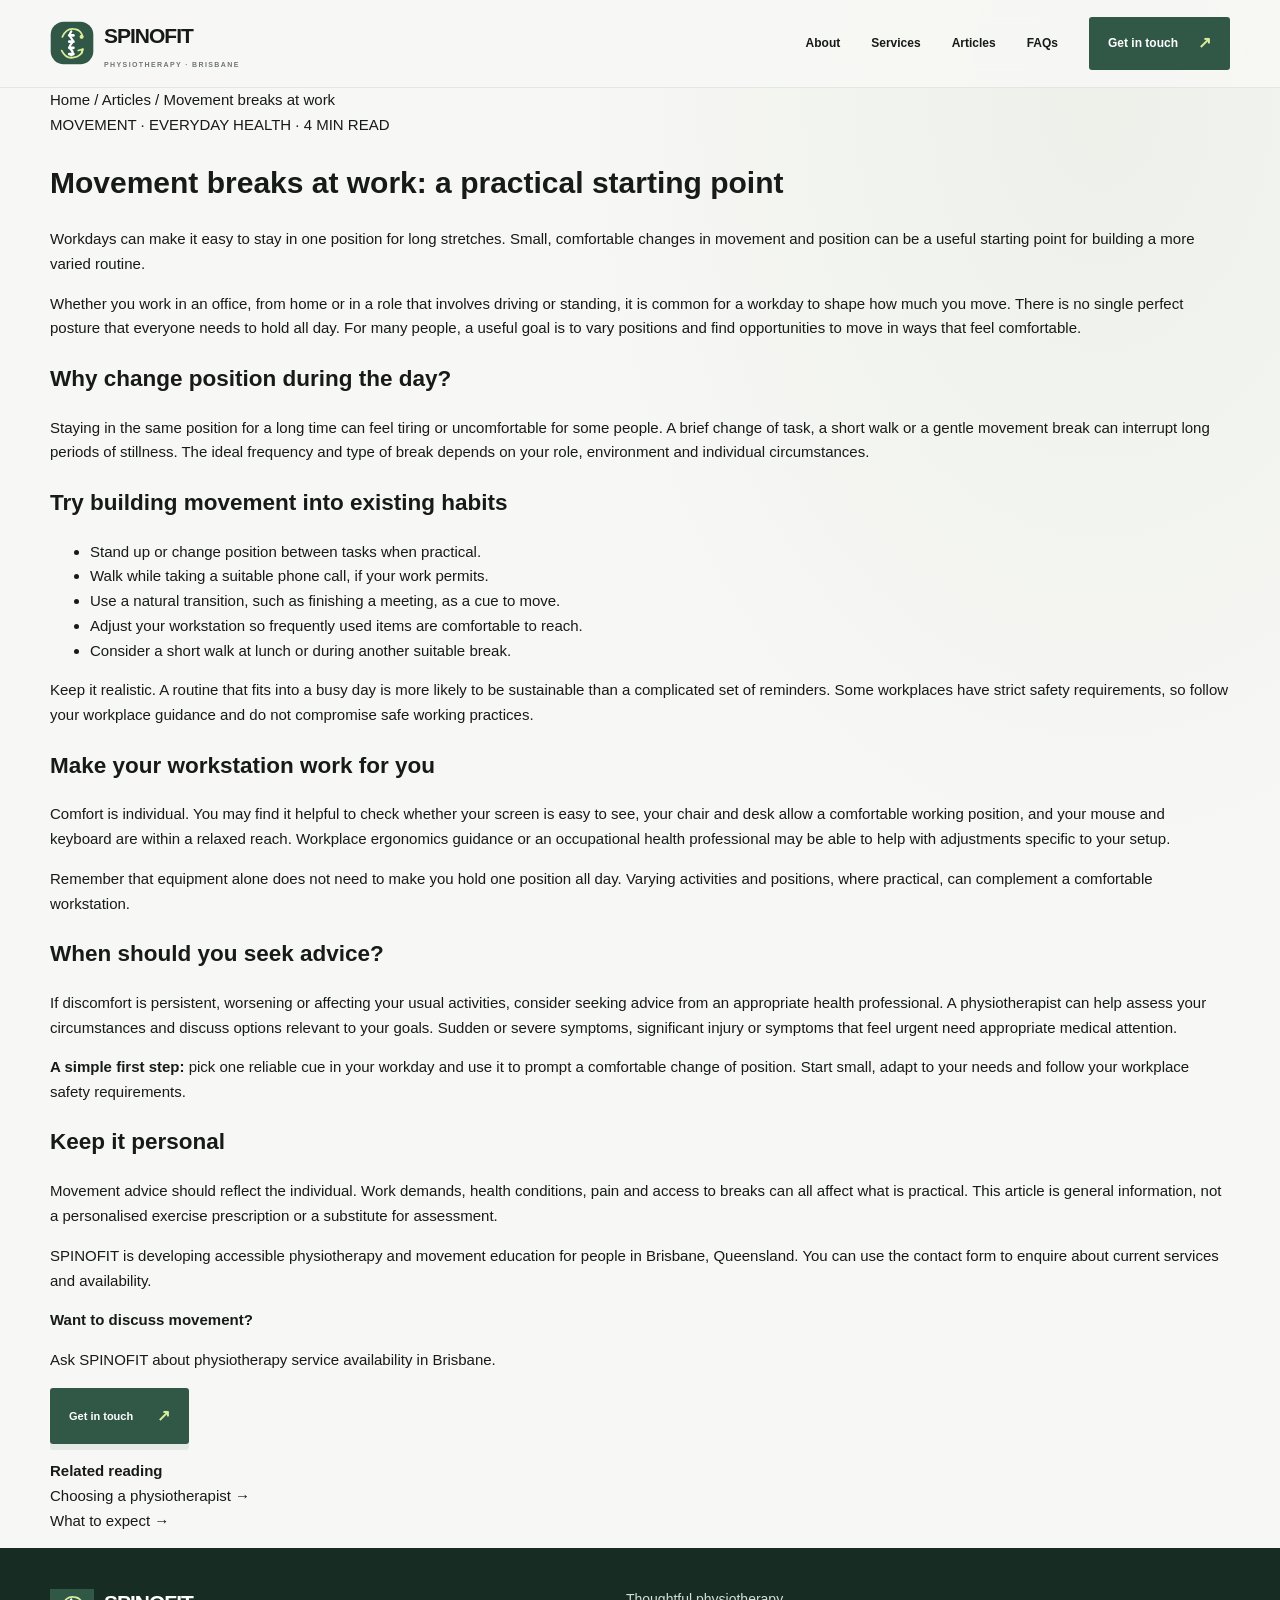
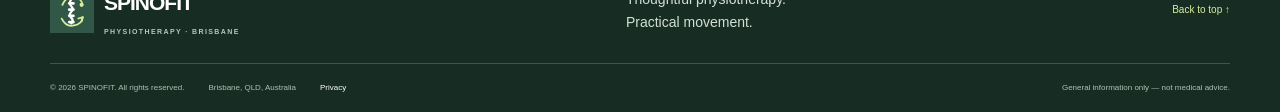
<file: articles/movement-breaks-at-work.html>
<!doctype html>
<html lang="en-AU"><head><meta charset="utf-8"><meta name="viewport" content="width=device-width,initial-scale=1"><link rel="icon" type="image/svg+xml" href="/favicon.svg"><meta name="theme-color" content="#315747"><link rel="apple-touch-icon" href="/assets/images/spinofit-symbol.svg"><title>Movement Breaks at Work: A Practical Starting Point | SPINOFIT</title><meta name="description" content="Explore simple ways to vary posture and introduce movement breaks into a workday. General movement education from SPINOFIT Brisbane."><link rel="canonical" href="https://spinofit.com.au/articles/movement-breaks-at-work.html"><meta name="robots" content="index,follow"><meta property="og:title" content="Movement Breaks at Work | SPINOFIT"><meta property="og:description" content="A practical, flexible approach to movement during the workday."><link rel="stylesheet" href="/assets/css/styles.css"><script type="application/ld+json">{"@context":"https://schema.org","@type":"Article","headline":"Movement Breaks at Work: A Practical Starting Point","description":"A practical, flexible approach to movement during the workday.","author":{"@type":"Organization","name":"SPINOFIT"},"publisher":{"@type":"Organization","name":"SPINOFIT"},"mainEntityOfPage":"https://spinofit.com.au/articles/movement-breaks-at-work.html","datePublished":"2026-10-20","dateModified":"2026-10-20"}</script></head><body><header class="site-header"><div class="container nav-wrap"><a class="brand" href="/"><span class="brand-mark"><img src="/assets/images/spinofit-symbol.svg" alt="" width="44" height="44"></span><span>SPINO<span class="brand-light">FIT</span><small>PHYSIOTHERAPY · BRISBANE</small></span></a><button class="menu-toggle" aria-expanded="false" aria-controls="primary-nav" aria-label="Open navigation"><span></span><span></span></button><nav id="primary-nav" class="primary-nav"><a href="/#about">About</a><a href="/#services">Services</a><a href="/articles/">Articles</a><a href="/#faq">FAQs</a><a class="nav-cta" href="/#contact">Get in touch <span>↗</span></a></nav></div></header><main><div class="container breadcrumbs"><a href="/">Home</a> / <a href="/articles/">Articles</a> / Movement breaks at work</div><header class="container article-hero"><div class="article-meta">MOVEMENT · EVERYDAY HEALTH · 4 MIN READ</div><h1>Movement breaks at work: a practical starting point</h1><p class="intro">Workdays can make it easy to stay in one position for long stretches. Small, comfortable changes in movement and position can be a useful starting point for building a more varied routine.</p></header><div class="container article-layout"><article class="article-body"><p>Whether you work in an office, from home or in a role that involves driving or standing, it is common for a workday to shape how much you move. There is no single perfect posture that everyone needs to hold all day. For many people, a useful goal is to vary positions and find opportunities to move in ways that feel comfortable.</p><h2>Why change position during the day?</h2><p>Staying in the same position for a long time can feel tiring or uncomfortable for some people. A brief change of task, a short walk or a gentle movement break can interrupt long periods of stillness. The ideal frequency and type of break depends on your role, environment and individual circumstances.</p><h2>Try building movement into existing habits</h2><ul><li>Stand up or change position between tasks when practical.</li><li>Walk while taking a suitable phone call, if your work permits.</li><li>Use a natural transition, such as finishing a meeting, as a cue to move.</li><li>Adjust your workstation so frequently used items are comfortable to reach.</li><li>Consider a short walk at lunch or during another suitable break.</li></ul><p>Keep it realistic. A routine that fits into a busy day is more likely to be sustainable than a complicated set of reminders. Some workplaces have strict safety requirements, so follow your workplace guidance and do not compromise safe working practices.</p><h2>Make your workstation work for you</h2><p>Comfort is individual. You may find it helpful to check whether your screen is easy to see, your chair and desk allow a comfortable working position, and your mouse and keyboard are within a relaxed reach. Workplace ergonomics guidance or an occupational health professional may be able to help with adjustments specific to your setup.</p><p>Remember that equipment alone does not need to make you hold one position all day. Varying activities and positions, where practical, can complement a comfortable workstation.</p><h2>When should you seek advice?</h2><p>If discomfort is persistent, worsening or affecting your usual activities, consider seeking advice from an appropriate health professional. A physiotherapist can help assess your circumstances and discuss options relevant to your goals. Sudden or severe symptoms, significant injury or symptoms that feel urgent need appropriate medical attention.</p><div class="article-callout"><strong>A simple first step:</strong> pick one reliable cue in your workday and use it to prompt a comfortable change of position. Start small, adapt to your needs and follow your workplace safety requirements.</div><h2>Keep it personal</h2><p>Movement advice should reflect the individual. Work demands, health conditions, pain and access to breaks can all affect what is practical. This article is general information, not a personalised exercise prescription or a substitute for assessment.</p><p>SPINOFIT is developing accessible physiotherapy and movement education for people in Brisbane, Queensland. You can use the contact form to enquire about current services and availability.</p></article><aside class="article-sidebar"><strong>Want to discuss movement?</strong><p>Ask SPINOFIT about physiotherapy service availability in Brisbane.</p><a class="button button-dark" href="/#contact">Get in touch <span>↗</span></a><p><strong>Related reading</strong><br><a href="/articles/choosing-a-physiotherapist-in-brisbane.html">Choosing a physiotherapist →</a><br><a href="/articles/what-to-expect-from-physiotherapy.html">What to expect →</a></p></aside></div></main><footer class="site-footer"><div class="container footer-main"><a class="brand footer-brand" href="/"><span class="brand-mark"><img src="/assets/images/spinofit-symbol.svg" alt="" width="44" height="44"></span><span>SPINO<span class="brand-light">FIT</span><small>PHYSIOTHERAPY · BRISBANE</small></span></a><p>Thoughtful physiotherapy.<br>Practical movement.</p><a class="back-top" href="#">Back to top ↑</a></div><div class="container footer-bottom"><span>© <span id="year"></span> SPINOFIT. All rights reserved.</span><span>Brisbane, QLD, Australia</span><a href="/privacy.html">Privacy</a><span class="footer-note">General information only — not medical advice.</span></div></footer><script src="/assets/js/main.js" defer></script></body></html>
</file>
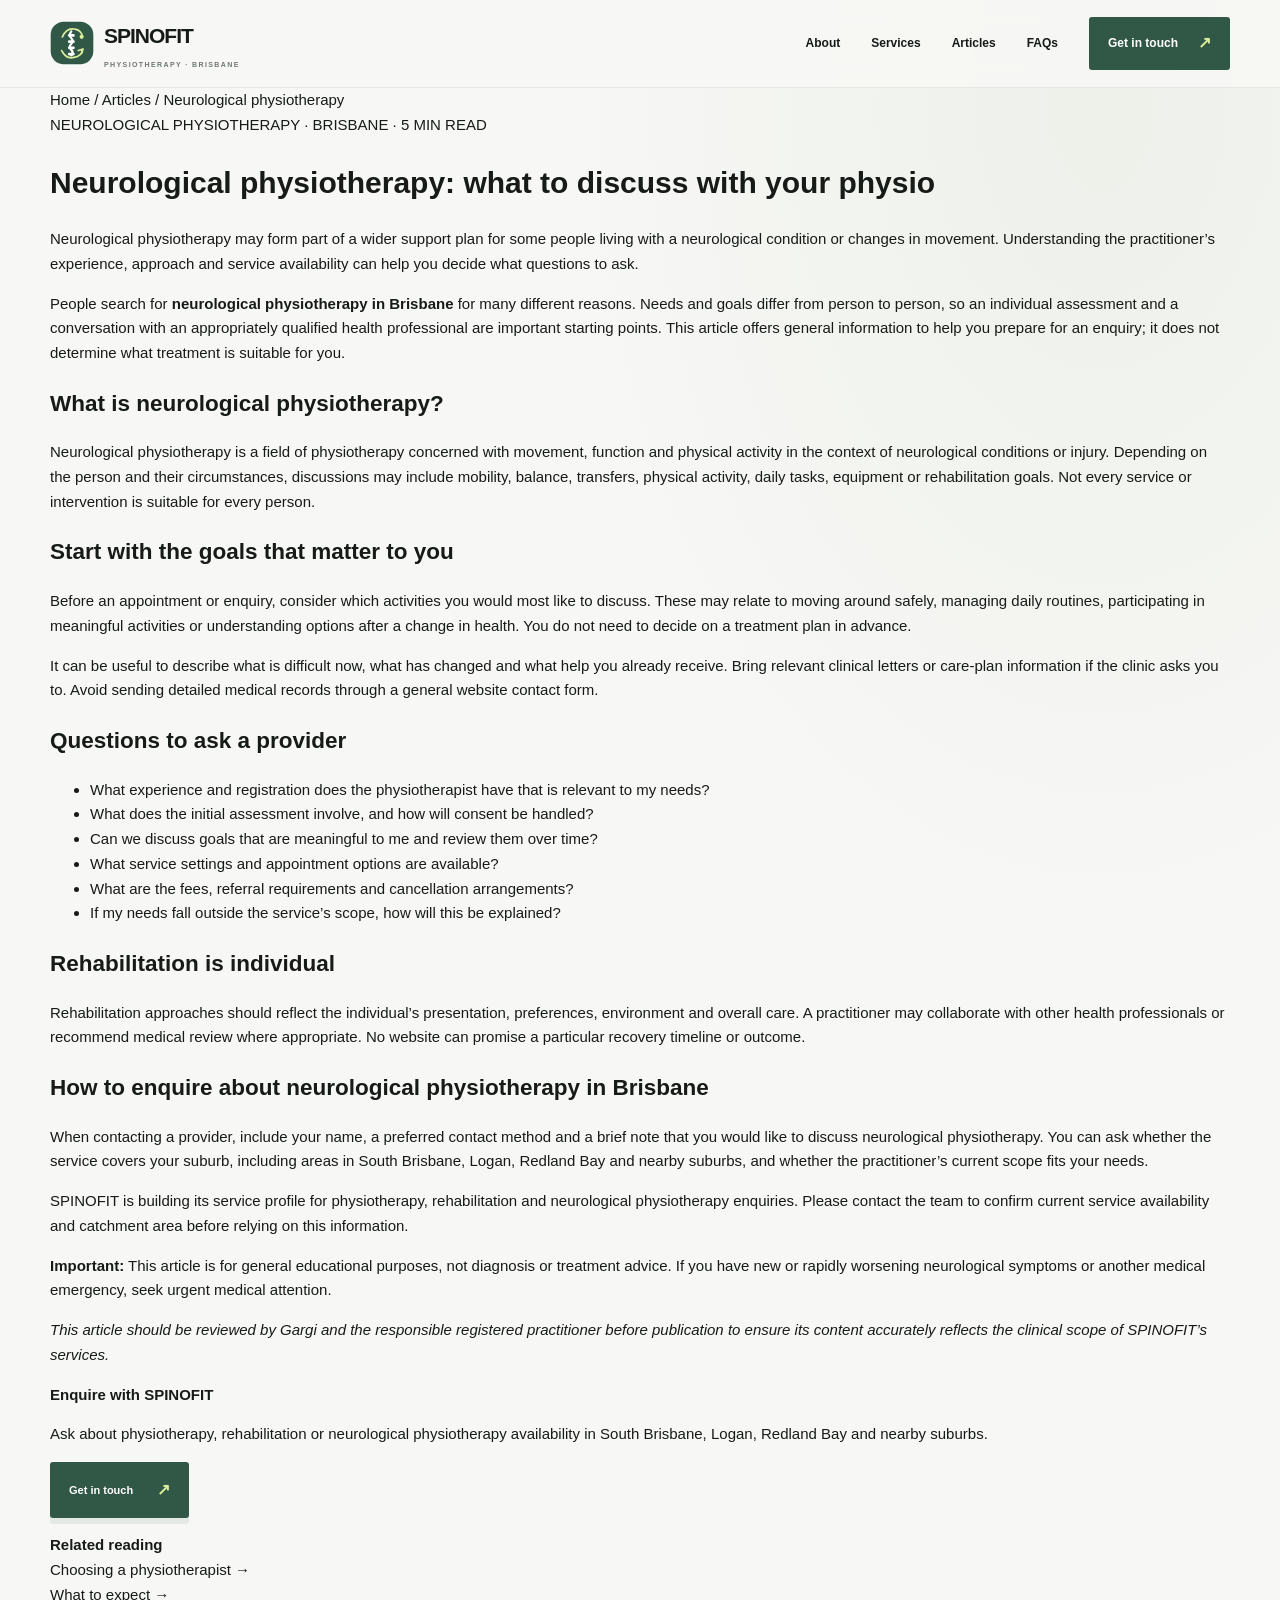
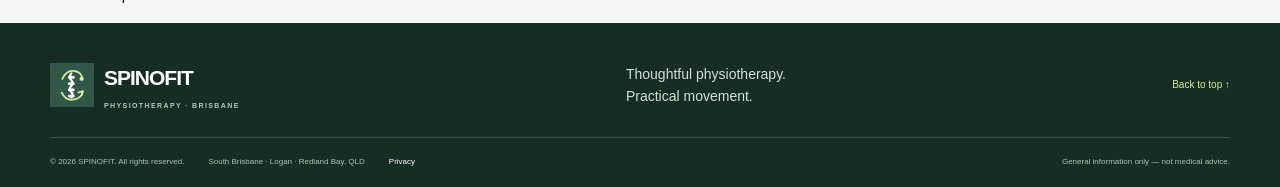
<file: articles/neuro-physiotherapy-brisbane.html>
<!doctype html>
<html lang="en-AU"><head><meta charset="utf-8"><meta name="viewport" content="width=device-width,initial-scale=1"><link rel="icon" type="image/svg+xml" href="/favicon.svg"><meta name="theme-color" content="#315747"><link rel="apple-touch-icon" href="/assets/images/spinofit-symbol.svg"><title>Neurological Physiotherapy in Brisbane: What to Discuss | SPINOFIT</title><meta name="description" content="Learn what to ask when enquiring about neurological physiotherapy in Brisbane, including goals, assessment, rehabilitation planning and support options."><link rel="canonical" href="https://spinofit.com.au/articles/neuro-physiotherapy-brisbane.html"><meta name="robots" content="index,follow"><meta property="og:title" content="Neurological Physiotherapy in Brisbane | SPINOFIT"><meta property="og:description" content="General information on discussing neurological physiotherapy and rehabilitation needs."><link rel="stylesheet" href="/assets/css/styles.css"><script type="application/ld+json">{"@context":"https://schema.org","@type":"Article","headline":"Neurological Physiotherapy in Brisbane: What to Discuss with Your Physiotherapist","description":"General information on discussing neurological physiotherapy and rehabilitation needs.","author":{"@type":"Organization","name":"SPINOFIT"},"publisher":{"@type":"Organization","name":"SPINOFIT"},"mainEntityOfPage":"https://spinofit.com.au/articles/neuro-physiotherapy-brisbane.html","datePublished":"2026-10-20","dateModified":"2026-10-20"}</script></head><body><header class="site-header"><div class="container nav-wrap"><a class="brand" href="/"><span class="brand-mark"><img src="/assets/images/spinofit-symbol.svg" alt="" width="44" height="44"></span><span>SPINO<span class="brand-light">FIT</span><small>PHYSIOTHERAPY · BRISBANE</small></span></a><button class="menu-toggle" aria-expanded="false" aria-controls="primary-nav" aria-label="Open navigation"><span></span><span></span></button><nav id="primary-nav" class="primary-nav"><a href="/#about">About</a><a href="/#services">Services</a><a href="/articles/">Articles</a><a href="/#faq">FAQs</a><a class="nav-cta" href="/#contact">Get in touch <span>↗</span></a></nav></div></header><main><div class="container breadcrumbs"><a href="/">Home</a> / <a href="/articles/">Articles</a> / Neurological physiotherapy</div><header class="container article-hero"><div class="article-meta">NEUROLOGICAL PHYSIOTHERAPY · BRISBANE · 5 MIN READ</div><h1>Neurological physiotherapy: what to discuss with your physio</h1><p class="intro">Neurological physiotherapy may form part of a wider support plan for some people living with a neurological condition or changes in movement. Understanding the practitioner’s experience, approach and service availability can help you decide what questions to ask.</p></header><div class="container article-layout"><article class="article-body"><p>People search for <strong>neurological physiotherapy in Brisbane</strong> for many different reasons. Needs and goals differ from person to person, so an individual assessment and a conversation with an appropriately qualified health professional are important starting points. This article offers general information to help you prepare for an enquiry; it does not determine what treatment is suitable for you.</p><h2>What is neurological physiotherapy?</h2><p>Neurological physiotherapy is a field of physiotherapy concerned with movement, function and physical activity in the context of neurological conditions or injury. Depending on the person and their circumstances, discussions may include mobility, balance, transfers, physical activity, daily tasks, equipment or rehabilitation goals. Not every service or intervention is suitable for every person.</p><h2>Start with the goals that matter to you</h2><p>Before an appointment or enquiry, consider which activities you would most like to discuss. These may relate to moving around safely, managing daily routines, participating in meaningful activities or understanding options after a change in health. You do not need to decide on a treatment plan in advance.</p><p>It can be useful to describe what is difficult now, what has changed and what help you already receive. Bring relevant clinical letters or care-plan information if the clinic asks you to. Avoid sending detailed medical records through a general website contact form.</p><h2>Questions to ask a provider</h2><ul><li>What experience and registration does the physiotherapist have that is relevant to my needs?</li><li>What does the initial assessment involve, and how will consent be handled?</li><li>Can we discuss goals that are meaningful to me and review them over time?</li><li>What service settings and appointment options are available?</li><li>What are the fees, referral requirements and cancellation arrangements?</li><li>If my needs fall outside the service’s scope, how will this be explained?</li></ul><h2>Rehabilitation is individual</h2><p>Rehabilitation approaches should reflect the individual’s presentation, preferences, environment and overall care. A practitioner may collaborate with other health professionals or recommend medical review where appropriate. No website can promise a particular recovery timeline or outcome.</p><h2>How to enquire about neurological physiotherapy in Brisbane</h2><p>When contacting a provider, include your name, a preferred contact method and a brief note that you would like to discuss neurological physiotherapy. You can ask whether the service covers your suburb, including areas in South Brisbane, Logan, Redland Bay and nearby suburbs, and whether the practitioner’s current scope fits your needs.</p><p>SPINOFIT is building its service profile for physiotherapy, rehabilitation and neurological physiotherapy enquiries. Please contact the team to confirm current service availability and catchment area before relying on this information.</p><div class="article-callout"><strong>Important:</strong> This article is for general educational purposes, not diagnosis or treatment advice. If you have new or rapidly worsening neurological symptoms or another medical emergency, seek urgent medical attention.</div><p><em>This article should be reviewed by Gargi and the responsible registered practitioner before publication to ensure its content accurately reflects the clinical scope of SPINOFIT’s services.</em></p></article><aside class="article-sidebar"><strong>Enquire with SPINOFIT</strong><p>Ask about physiotherapy, rehabilitation or neurological physiotherapy availability in South Brisbane, Logan, Redland Bay and nearby suburbs.</p><a class="button button-dark" href="/#contact">Get in touch <span>↗</span></a><p><strong>Related reading</strong><br><a href="/articles/choosing-a-physiotherapist-in-brisbane.html">Choosing a physiotherapist →</a><br><a href="/articles/what-to-expect-from-physiotherapy.html">What to expect →</a></p></aside></div></main><footer class="site-footer"><div class="container footer-main"><a class="brand footer-brand" href="/"><span class="brand-mark"><img src="/assets/images/spinofit-symbol.svg" alt="" width="44" height="44"></span><span>SPINO<span class="brand-light">FIT</span><small>PHYSIOTHERAPY · BRISBANE</small></span></a><p>Thoughtful physiotherapy.<br>Practical movement.</p><a class="back-top" href="#">Back to top ↑</a></div><div class="container footer-bottom"><span>© <span id="year"></span> SPINOFIT. All rights reserved.</span><span>South Brisbane · Logan · Redland Bay, QLD</span><a href="/privacy.html">Privacy</a><span class="footer-note">General information only — not medical advice.</span></div></footer><script src="/assets/js/main.js" defer></script></body></html>
</file>
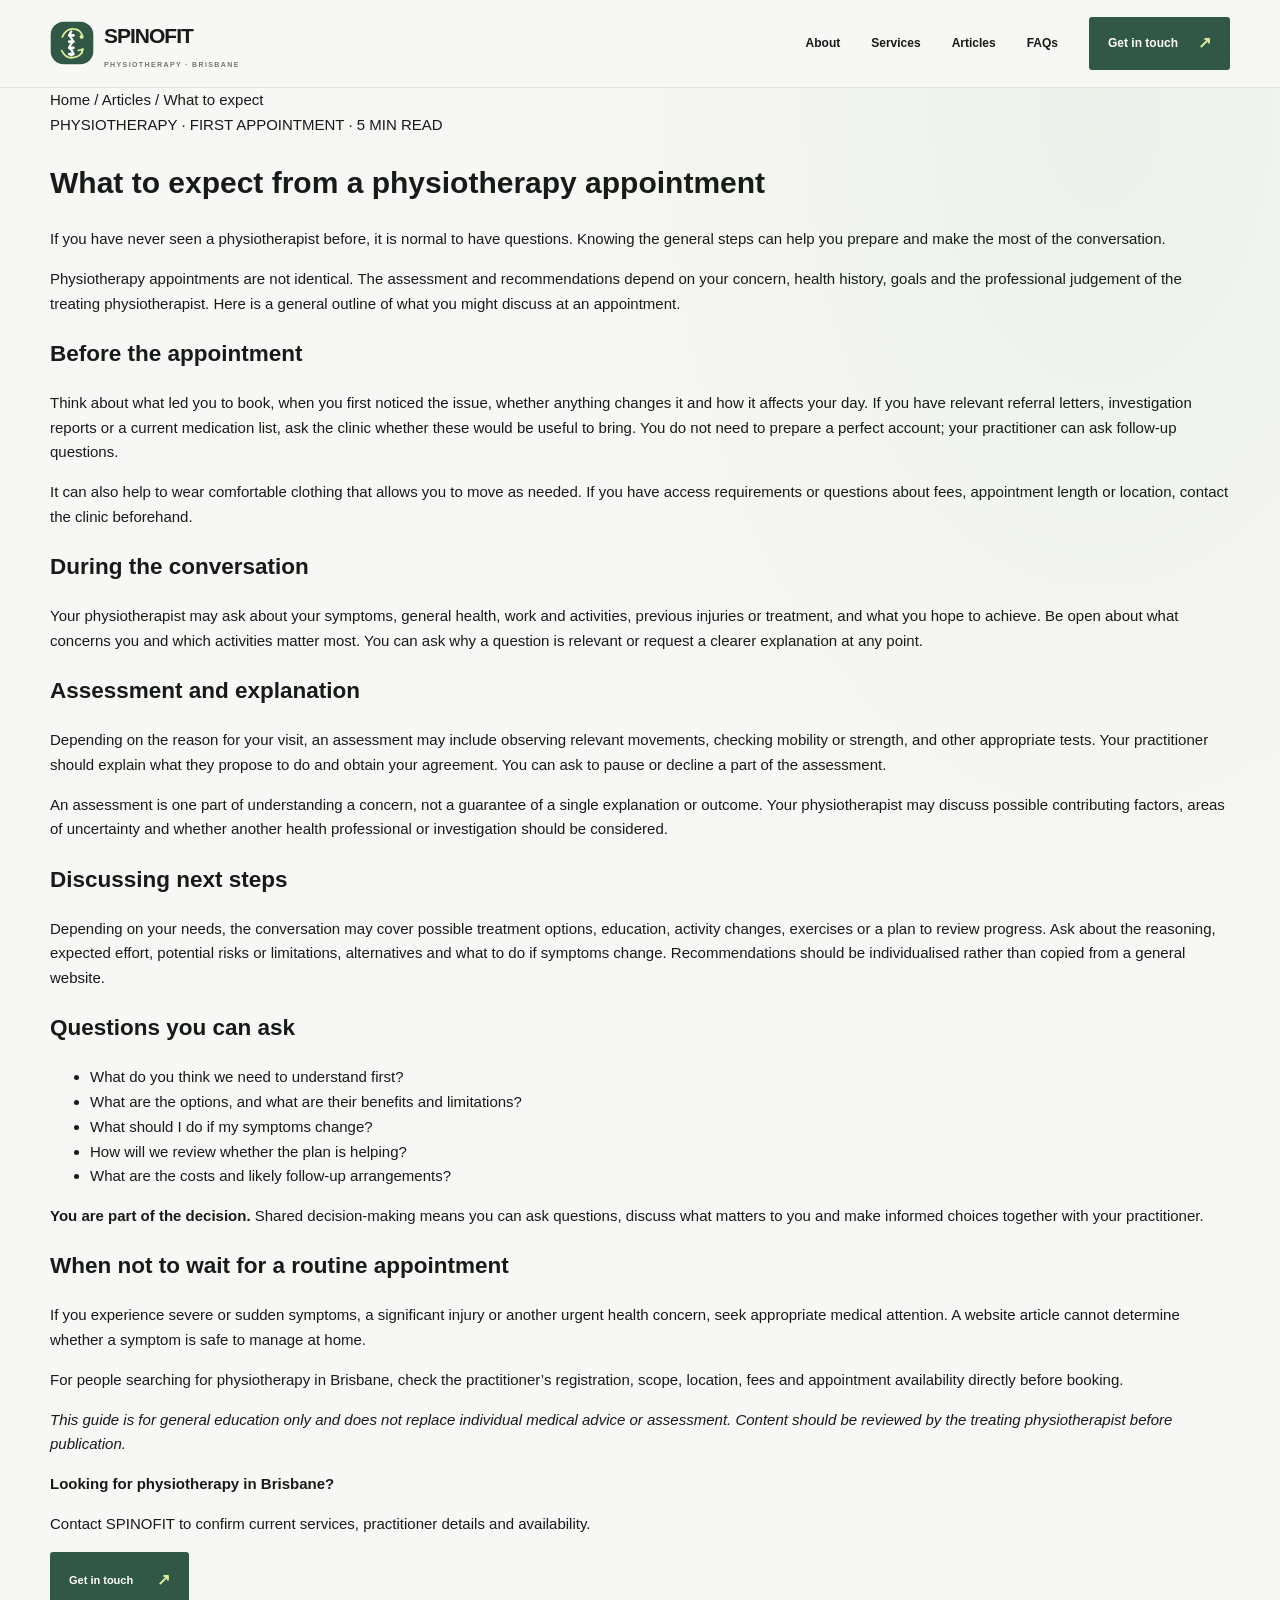
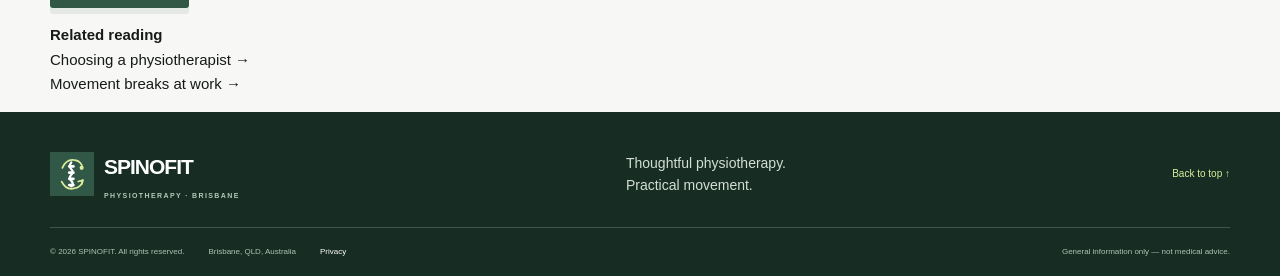
<file: articles/what-to-expect-from-physiotherapy.html>
<!doctype html>
<html lang="en-AU"><head><meta charset="utf-8"><meta name="viewport" content="width=device-width,initial-scale=1"><link rel="icon" type="image/svg+xml" href="/favicon.svg"><meta name="theme-color" content="#315747"><link rel="apple-touch-icon" href="/assets/images/spinofit-symbol.svg"><title>What to Expect From a Physiotherapy Appointment | SPINOFIT Brisbane</title><meta name="description" content="Wondering what happens at a physiotherapy appointment? Learn what you may discuss, how assessment works and questions you can ask."><link rel="canonical" href="https://spinofit.com.au/articles/what-to-expect-from-physiotherapy.html"><meta name="robots" content="index,follow"><meta property="og:title" content="What to Expect From Physiotherapy | SPINOFIT"><meta property="og:description" content="A simple guide to preparing for a physiotherapy appointment."><link rel="stylesheet" href="/assets/css/styles.css"><script type="application/ld+json">{"@context":"https://schema.org","@type":"Article","headline":"What to Expect From a Physiotherapy Appointment","description":"A simple guide to preparing for a physiotherapy appointment.","author":{"@type":"Organization","name":"SPINOFIT"},"publisher":{"@type":"Organization","name":"SPINOFIT"},"mainEntityOfPage":"https://spinofit.com.au/articles/what-to-expect-from-physiotherapy.html","datePublished":"2026-10-20","dateModified":"2026-10-20"}</script></head><body><header class="site-header"><div class="container nav-wrap"><a class="brand" href="/"><span class="brand-mark"><img src="/assets/images/spinofit-symbol.svg" alt="" width="44" height="44"></span><span>SPINO<span class="brand-light">FIT</span><small>PHYSIOTHERAPY · BRISBANE</small></span></a><button class="menu-toggle" aria-expanded="false" aria-controls="primary-nav" aria-label="Open navigation"><span></span><span></span></button><nav id="primary-nav" class="primary-nav"><a href="/#about">About</a><a href="/#services">Services</a><a href="/articles/">Articles</a><a href="/#faq">FAQs</a><a class="nav-cta" href="/#contact">Get in touch <span>↗</span></a></nav></div></header><main><div class="container breadcrumbs"><a href="/">Home</a> / <a href="/articles/">Articles</a> / What to expect</div><header class="container article-hero"><div class="article-meta">PHYSIOTHERAPY · FIRST APPOINTMENT · 5 MIN READ</div><h1>What to expect from a physiotherapy appointment</h1><p class="intro">If you have never seen a physiotherapist before, it is normal to have questions. Knowing the general steps can help you prepare and make the most of the conversation.</p></header><div class="container article-layout"><article class="article-body"><p>Physiotherapy appointments are not identical. The assessment and recommendations depend on your concern, health history, goals and the professional judgement of the treating physiotherapist. Here is a general outline of what you might discuss at an appointment.</p><h2>Before the appointment</h2><p>Think about what led you to book, when you first noticed the issue, whether anything changes it and how it affects your day. If you have relevant referral letters, investigation reports or a current medication list, ask the clinic whether these would be useful to bring. You do not need to prepare a perfect account; your practitioner can ask follow-up questions.</p><p>It can also help to wear comfortable clothing that allows you to move as needed. If you have access requirements or questions about fees, appointment length or location, contact the clinic beforehand.</p><h2>During the conversation</h2><p>Your physiotherapist may ask about your symptoms, general health, work and activities, previous injuries or treatment, and what you hope to achieve. Be open about what concerns you and which activities matter most. You can ask why a question is relevant or request a clearer explanation at any point.</p><h2>Assessment and explanation</h2><p>Depending on the reason for your visit, an assessment may include observing relevant movements, checking mobility or strength, and other appropriate tests. Your practitioner should explain what they propose to do and obtain your agreement. You can ask to pause or decline a part of the assessment.</p><p>An assessment is one part of understanding a concern, not a guarantee of a single explanation or outcome. Your physiotherapist may discuss possible contributing factors, areas of uncertainty and whether another health professional or investigation should be considered.</p><h2>Discussing next steps</h2><p>Depending on your needs, the conversation may cover possible treatment options, education, activity changes, exercises or a plan to review progress. Ask about the reasoning, expected effort, potential risks or limitations, alternatives and what to do if symptoms change. Recommendations should be individualised rather than copied from a general website.</p><h2>Questions you can ask</h2><ul><li>What do you think we need to understand first?</li><li>What are the options, and what are their benefits and limitations?</li><li>What should I do if my symptoms change?</li><li>How will we review whether the plan is helping?</li><li>What are the costs and likely follow-up arrangements?</li></ul><div class="article-callout"><strong>You are part of the decision.</strong> Shared decision-making means you can ask questions, discuss what matters to you and make informed choices together with your practitioner.</div><h2>When not to wait for a routine appointment</h2><p>If you experience severe or sudden symptoms, a significant injury or another urgent health concern, seek appropriate medical attention. A website article cannot determine whether a symptom is safe to manage at home.</p><p>For people searching for physiotherapy in Brisbane, check the practitioner’s registration, scope, location, fees and appointment availability directly before booking.</p><p><em>This guide is for general education only and does not replace individual medical advice or assessment. Content should be reviewed by the treating physiotherapist before publication.</em></p></article><aside class="article-sidebar"><strong>Looking for physiotherapy in Brisbane?</strong><p>Contact SPINOFIT to confirm current services, practitioner details and availability.</p><a class="button button-dark" href="/#contact">Get in touch <span>↗</span></a><p><strong>Related reading</strong><br><a href="/articles/choosing-a-physiotherapist-in-brisbane.html">Choosing a physiotherapist →</a><br><a href="/articles/movement-breaks-at-work.html">Movement breaks at work →</a></p></aside></div></main><footer class="site-footer"><div class="container footer-main"><a class="brand footer-brand" href="/"><span class="brand-mark"><img src="/assets/images/spinofit-symbol.svg" alt="" width="44" height="44"></span><span>SPINO<span class="brand-light">FIT</span><small>PHYSIOTHERAPY · BRISBANE</small></span></a><p>Thoughtful physiotherapy.<br>Practical movement.</p><a class="back-top" href="#">Back to top ↑</a></div><div class="container footer-bottom"><span>© <span id="year"></span> SPINOFIT. All rights reserved.</span><span>Brisbane, QLD, Australia</span><a href="/privacy.html">Privacy</a><span class="footer-note">General information only — not medical advice.</span></div></footer><script src="/assets/js/main.js" defer></script></body></html>
</file>
<file: assets/css/styles.css>
:root{--bg:#f7f7f5;--surface:#fff;--ink:#171b18;--muted:#707771;--line:#e4e7e1;--green:#315747;--green2:#47745d;--lime:#d9ed9b;--display:"Manrope",sans-serif;--body:"DM Sans",sans-serif;--serif:Georgia,serif}*{box-sizing:border-box}html{scroll-behavior:smooth;scroll-padding-top:90px}body{margin:0;background:var(--bg);color:var(--ink);font-family:var(--body);font-size:15px;line-height:1.65;-webkit-font-smoothing:antialiased}a{color:inherit;text-decoration:none}button,input,select,textarea{font:inherit}.container{width:min(1180px,calc(100% - 56px));margin:auto}.skip-link{position:absolute;top:-50px;left:16px;z-index:99;background:#fff;padding:12px}.skip-link:focus{top:10px}.site-header{height:88px;display:flex;align-items:center;border-bottom:1px solid var(--line);background:rgba(247,247,245,.94);position:sticky;top:0;z-index:30;backdrop-filter:blur(14px)}.nav-wrap{display:flex;align-items:center;justify-content:space-between}.brand{display:flex;align-items:center;gap:12px;font-family:var(--display);font-weight:800;letter-spacing:-1px;font-size:21px}.brand-mark{display:grid;place-items:center;width:43px;height:43px;border-radius:50%;background:var(--green);color:white;letter-spacing:-2px;font-size:16px}.brand-mark span{color:var(--lime)}.brand-words>span{font-weight:500;color:var(--green2)}.brand small{display:block;font:700 8px var(--body);letter-spacing:1.8px;color:var(--muted);margin-top:7px}.primary-nav{display:flex;align-items:center;gap:31px;font-size:12px;font-weight:600}.primary-nav>a:not(.nav-cta):hover{color:var(--green2)}.nav-cta{display:inline-flex;gap:20px;align-items:center;padding:13px 19px;border-radius:3px;color:white;background:var(--green)}.nav-cta span{color:var(--lime);font-size:16px}.menu-toggle{display:none}.hero{position:relative;display:grid;grid-template-columns:1.02fr .98fr;gap:48px;min-height:630px;padding-top:70px;padding-bottom:83px;align-items:center}.hero-copy{padding:15px 0 0}.hero-label,.section-index,.section-overline{font-size:10px;letter-spacing:1.8px;font-weight:700}.hero-label{display:flex;align-items:center;gap:10px;color:var(--green2)}.green-dot{height:7px;width:7px;border-radius:50%;background:#74a36e;box-shadow:0 0 0 5px #e7eee1}.intro-small{margin:37px 0 0;font-family:var(--serif);font-size:24px;color:var(--green2);font-style:italic}.hero h1{font-family:var(--display);font-size:clamp(68px,8vw,110px);line-height:.98;letter-spacing:-7px;margin:0 0 13px;font-weight:700}.period{color:var(--green2)}.hero-role{font:600 clamp(22px,2.4vw,31px)/1.28 var(--display);letter-spacing:-1.2px;margin:0 0 21px}.hero-role span{color:var(--green2);font-family:var(--serif);font-style:italic;font-weight:400}.hero-text{font-size:14px;color:var(--muted);line-height:1.9;max-width:475px}.hero-actions{display:flex;align-items:center;gap:28px;flex-wrap:wrap;margin-top:28px}.button{display:inline-flex;justify-content:space-between;align-items:center;gap:24px;padding:15px 19px;font-size:11px;font-weight:700;border:0;border-radius:3px;cursor:pointer}.button-dark{background:var(--green);color:#fff}.button span{font-size:16px;color:var(--lime)}.text-link{font-size:11px;font-weight:700}.text-link span{font-size:17px;color:var(--green2);margin-left:7px}.hero-contactline{display:flex;gap:12px;align-items:center;margin-top:47px}.hero-contactline>span{font-size:22px;color:var(--green2)}.hero-contactline strong,.hero-contactline small{display:block}.hero-contactline strong{font:700 12px var(--display)}.hero-contactline small{font-size:10px;color:var(--muted);margin-top:4px}.hero-portrait-wrap{position:relative;min-height:460px;display:flex;align-items:center;justify-content:center}.portrait-spotlight{position:absolute;width:430px;height:430px;border-radius:50%;background:#e8ede5;right:8%;top:0}.portrait-card{position:relative;z-index:1;width:min(400px,90%);border:10px solid white;background:white;box-shadow:0 25px 65px rgba(30,49,38,.12);transform:rotate(1deg)}.portrait-card img{display:block;width:100%;height:375px;object-fit:cover;object-position:center 34%;background:#e7ebe5}.portrait-caption{height:76px;display:flex;align-items:center;gap:12px;padding:0 16px}.caption-icon{width:34px;height:34px;border-radius:50%;display:grid;place-items:center;background:var(--green);color:var(--lime);font:800 12px var(--display)}.portrait-caption strong,.portrait-caption small{display:block}.portrait-caption strong{font:700 13px var(--display)}.portrait-caption small{font-size:8px;letter-spacing:1.2px;color:var(--muted);margin-top:4px}.caption-arrow{margin-left:auto;color:var(--green2);font-size:20px}.portrait-note{position:absolute;z-index:2;right:-10px;bottom:24px;display:flex;align-items:center;gap:12px;padding:15px 18px;background:#fff;box-shadow:0 15px 40px rgba(20,40,28,.09)}.portrait-note>span{font:700 24px var(--display);color:var(--green2)}.portrait-note b,.portrait-note small{display:block}.portrait-note b{font-size:8px;letter-spacing:1.1px}.portrait-note small{font-size:10px;color:var(--muted);margin-top:3px}.decor-star{position:absolute;color:var(--green2);z-index:2}.star-a{top:22px;right:0;font-size:32px}.star-b{bottom:55px;left:7%;font-size:20px}.hero-bottomline{position:absolute;bottom:20px;left:0;right:0;border-top:1px solid var(--line);padding-top:15px;display:flex;justify-content:space-between;font-size:8px;letter-spacing:1.5px;color:#858b84}.quick-facts{background:#ecefe8;border-block:1px solid #e2e6de}.facts-grid{min-height:135px;display:grid;grid-template-columns:1.5fr 1fr 1fr 1fr;align-items:center}.fact-intro{padding-right:32px}.section-index{color:var(--green2)}.fact-intro p{font:600 16px/1.4 var(--display);max-width:250px;margin:12px 0 0;letter-spacing:-.3px}.fact{border-left:1px solid #d3d9cf;padding-left:34px;min-height:62px;display:flex;flex-direction:column;justify-content:center}.fact strong{font:700 31px/1.15 var(--display);letter-spacing:-1px}.fact strong span{font-size:12px;letter-spacing:0;color:var(--green2)}.fact small{font-size:10px;color:var(--muted);margin-top:7px}.section{padding-block:100px}.two-col{display:grid;grid-template-columns:1fr 1fr;gap:75px;align-items:start;margin-top:36px}.section-overline{color:var(--green2);margin:0 0 19px}.two-col h2,.section-heading h2,.contact-copy h2{font:650 clamp(39px,4.6vw,62px)/1.08 var(--display);letter-spacing:-2.9px;margin:0}.two-col h2 em,.section-heading h2 em,.contact-copy h2 em{font-family:var(--serif);font-weight:400;color:var(--green2);letter-spacing:-2px}.about-callout{margin-top:47px;padding:26px 29px;background:#e9eee6;border-left:3px solid var(--green2);display:flex;gap:15px;max-width:450px}.about-callout>span{font:50px/.8 var(--serif);color:var(--green2)}.about-callout p{font:500 14px/1.65 var(--display);margin:0}.about-copy{padding-top:3px}.about-copy p{font-size:13px;color:var(--muted);line-height:1.95}.about-copy .lead{font:500 18px/1.65 var(--display);color:var(--ink);letter-spacing:-.35px}.underlined-link{display:inline-flex;gap:18px;align-items:center;border-bottom:1px solid #aebca9;padding-bottom:7px;font-size:11px;font-weight:700;margin-top:15px}.underlined-link span{font-size:17px;color:var(--green2)}.about-tags{display:flex;flex-wrap:wrap;gap:10px;margin-top:55px}.about-tags span{border:1px solid var(--line);border-radius:3px;padding:10px 14px;font-size:10px;color:#56655a}.services-section{background:#eff1ed}.section-heading{display:flex;align-items:flex-end;justify-content:space-between;gap:55px;margin-top:34px;margin-bottom:42px}.section-heading>p{font-size:12px;color:var(--muted);line-height:1.9;max-width:375px;margin:0 0 5px}.service-grid{display:grid;grid-template-columns:repeat(3,1fr);gap:16px}.service-card{position:relative;min-height:305px;background:white;border:1px solid #e7e9e4;padding:28px 25px;transition:transform .2s,box-shadow .2s}.service-card:hover{transform:translateY(-4px);box-shadow:0 16px 36px rgba(28,54,37,.07)}.service-number{font-size:10px;color:#8b948a;letter-spacing:1px}.service-icon{display:grid;place-items:center;width:46px;height:46px;border:1px solid #dae1d6;border-radius:50%;color:var(--green2);font-size:21px;margin:26px 0 18px}.service-card h3{font:700 17px var(--display);letter-spacing:-.5px;margin:0 0 12px}.service-card p{font-size:11px;line-height:1.85;color:var(--muted);min-height:61px}.service-card>a{display:flex;justify-content:space-between;border-top:1px solid var(--line);padding-top:14px;margin-top:16px;color:var(--green);font-size:10px;font-weight:700}.service-card>a span{font-size:16px}.service-disclaimer{color:#818a80;font-size:9px;margin-top:20px}.statement-band{background:var(--green);color:white;padding:32px 0}.statement-inner{display:flex;align-items:center;gap:22px}.statement-mark{display:grid;place-items:center;border:1px solid rgba(255,255,255,.33);border-radius:50%;width:57px;height:57px;font:800 15px var(--display);color:var(--lime)}.statement-inner p{font:600 20px/1.3 var(--display);letter-spacing:-.6px;margin:0}.statement-inner p em{font-family:var(--serif);font-weight:400;color:var(--lime)}.statement-inner>a{margin-left:auto;border-bottom:1px solid #8ba693;padding-bottom:7px;font-size:11px;font-weight:700}.statement-inner>a span{color:var(--lime);margin-left:14px}.timeline{border-top:1px solid var(--line);margin-top:50px}.timeline-entry{display:grid;grid-template-columns:180px 1fr 130px;gap:25px;position:relative;padding:28px 0 28px 28px;border-bottom:1px solid var(--line)}.timeline-dot{position:absolute;top:35px;left:0;width:8px;height:8px;border-radius:50%;background:var(--green2);box-shadow:0 0 0 4px #e5ece2}.timeline-year{font-size:9px;letter-spacing:1.1px;color:var(--green2);font-weight:700;padding-top:5px}.timeline-main h3{font:700 16px var(--display);margin:0 0 7px}.timeline-main p{font-size:11px;color:var(--muted);line-height:1.8;margin:0;max-width:600px}.timeline-tag{align-self:start;text-align:center;border:1px solid var(--line);border-radius:3px;padding:7px 8px;font-size:8px;letter-spacing:.6px;color:#6a766b}.journal-section{background:#fff}.journal-grid{display:grid;grid-template-columns:repeat(3,1fr);gap:22px}.journal-card{min-width:0}.journal-art{height:220px;display:flex;flex-direction:column;justify-content:space-between;padding:20px;position:relative;overflow:hidden}.journal-art:after{content:"";position:absolute;width:180px;height:180px;border:1px solid rgba(255,255,255,.45);border-radius:50%;right:-25px;bottom:-60px;box-shadow:0 0 0 15px rgba(255,255,255,.07),0 0 0 32px rgba(255,255,255,.06)}.art-one{background:#cadac5;color:#294b3f}.art-two{background:#d9cbb8;color:#4c4b3b}.art-three{background:#b8ccc0;color:#25483a}.journal-art>span{font-size:8px;letter-spacing:1.3px}.journal-art>b{font:700 28px/1.1 var(--display);letter-spacing:-1px;position:relative;z-index:1}.journal-meta{font-size:8px;letter-spacing:1.2px;color:#829083;margin:19px 0 8px}.journal-card h3{font:700 16px/1.5 var(--display);letter-spacing:-.2px;min-height:72px;margin:0}.journal-read{display:flex;justify-content:space-between;border-bottom:1px solid #dfe5dc;padding:13px 0;font-size:10px;font-weight:700;margin-top:12px}.journal-read span{font-size:16px;color:var(--green2)}.journal-footer{display:flex;justify-content:space-between;align-items:center;margin-top:28px;border-top:1px solid var(--line);padding-top:18px;font-size:10px;color:var(--muted)}.contact-section{background:#e9eee6;padding:100px 0}.contact-grid{display:grid;grid-template-columns:.9fr 1.1fr;gap:85px;align-items:start}.contact-copy .section-index{display:block;margin-bottom:36px}.contact-copy h2{margin-bottom:23px}.contact-copy>p:not(.section-overline){max-width:425px;font-size:12px;color:#647268;line-height:1.9}.contact-detail{display:flex;align-items:flex-start;gap:13px;margin-top:27px}.contact-icon{width:39px;height:39px;display:grid;place-items:center;border:1px solid #c9d5c7;border-radius:50%;color:var(--green2)}.contact-detail small,.contact-detail a,.contact-detail strong{display:block}.contact-detail small{font-size:8px;letter-spacing:1.3px;color:#738174;font-weight:700}.contact-detail a,.contact-detail strong{font-size:12px;margin-top:4px}.contact-form{background:white;border:1px solid #e2e8de;padding:30px 32px;box-shadow:0 15px 45px rgba(29,52,35,.05)}.form-top{display:flex;justify-content:space-between;padding-bottom:17px;border-bottom:1px solid var(--line);font-size:8px;letter-spacing:1.4px;color:#8c958b;margin-bottom:21px}.contact-form label:not(.consent){display:block;font-size:10px;font-weight:700;margin:16px 0 7px}.contact-form label b{color:var(--green2)}.contact-form label small{font-size:9px;color:var(--muted);font-weight:400}.contact-form input:not([type=checkbox]),.contact-form select,.contact-form textarea{display:block;width:100%;border:1px solid #e0e5de;border-radius:3px;background:#fbfcfa;padding:12px 13px;font-size:11px;color:var(--ink);outline:none}.contact-form input:focus,.contact-form select:focus,.contact-form textarea:focus{border-color:var(--green2);box-shadow:0 0 0 3px #eaf0e8}.contact-form textarea{resize:vertical;min-height:95px}.consent{display:flex;align-items:flex-start;gap:9px;font-size:9px;line-height:1.6;color:var(--muted);margin:17px 0}.consent input{margin-top:3px;accent-color:var(--green)}.consent a{text-decoration:underline}.form-submit{width:100%;margin-top:4px}.form-note{font-size:9px;line-height:1.6;color:#899186;margin:13px 0 0}.honeypot{position:absolute!important;left:-10000px!important;width:1px!important;height:1px!important}.site-footer{background:#172d23;color:white;padding:38px 0 18px}.footer-main{display:flex;align-items:center;justify-content:space-between;padding-bottom:28px;border-bottom:1px solid #40554a}.footer-brand{color:white}.footer-brand small{color:#b7c7b9}.footer-main>p{font:500 14px/1.6 var(--display);margin:0;color:#d3dfd5}.back-top{font-size:10px;color:var(--lime)}.footer-bottom{padding-top:17px;display:flex;align-items:center;gap:24px;flex-wrap:wrap;font-size:8px;color:#afc1b3}.footer-bottom a{color:white}.footer-note{margin-left:auto}@media(max-width:900px){.container{width:calc(100% - 38px)}.hero{gap:12px;grid-template-columns:1fr .9fr;padding-top:55px}.hero h1{font-size:75px}.hero-role{font-size:23px}.hero-portrait-wrap{min-height:410px}.portrait-card img{height:310px}.portrait-spotlight{width:340px;height:340px}.portrait-note{right:-8px;bottom:25px}.facts-grid{grid-template-columns:1.35fr 1fr 1fr 1fr}.fact{padding-left:18px}.fact-intro{padding-right:15px}.two-col{gap:38px}.section-heading{gap:30px}.contact-grid{gap:38px}.timeline-entry{grid-template-columns:135px 1fr 110px}}@media(max-width:680px){.container{width:calc(100% - 32px)}.site-header{height:76px}.brand{font-size:18px}.brand-mark{width:39px;height:39px}.menu-toggle{display:flex;flex-direction:column;gap:5px;border:0;background:transparent;padding:10px}.menu-toggle span{display:block;width:22px;height:2px;background:var(--ink)}.primary-nav{display:none;position:absolute;left:0;right:0;top:75px;padding:16px;background:var(--bg);border-bottom:1px solid var(--line);flex-direction:column;align-items:stretch;gap:0}.primary-nav.is-open{display:flex}.primary-nav>a{padding:12px}.primary-nav .nav-cta{text-align:center;justify-content:center;margin-top:6px}.hero{display:flex;flex-direction:column;align-items:stretch;padding-top:45px;padding-bottom:65px;gap:15px}.hero-copy{padding-top:0}.intro-small{margin-top:28px;font-size:21px}.hero h1{font-size:78px;letter-spacing:-5px}.hero-role{font-size:25px}.hero-text{font-size:13px}.hero-actions{gap:19px}.hero-contactline{margin-top:31px}.hero-portrait-wrap{min-height:410px;margin-top:8px}.portrait-card{width:min(365px,83%)}.portrait-card img{height:300px}.portrait-spotlight{width:min(360px,96vw);height:min(360px,96vw);right:3%;top:10px}.portrait-note{right:0;bottom:26px;padding:12px}.hero-bottomline{font-size:7px;letter-spacing:.8px;bottom:17px;gap:15px}.facts-grid{grid-template-columns:1fr 1fr;padding-block:18px}.fact-intro{grid-column:span 2;padding:10px 0 20px}.fact{padding:10px 0 10px 16px;margin:5px 0;border-left:1px solid #d3d9cf}.fact:nth-child(2){padding-left:0;border-left:0}.fact strong{font-size:28px}.section{padding-block:70px}.two-col{grid-template-columns:1fr;gap:25px;margin-top:28px}.two-col h2,.section-heading h2,.contact-copy h2{font-size:43px;letter-spacing:-2px}.about-callout{margin-top:28px}.about-tags{margin-top:28px;gap:7px}.about-tags span{font-size:9px}.section-heading{display:block;margin-top:28px;margin-bottom:28px}.section-heading>p{margin-top:18px}.service-grid{grid-template-columns:1fr;gap:12px}.service-card{min-height:0;padding:22px}.service-icon{margin:18px 0 13px}.service-card p{min-height:0}.statement-inner{gap:13px;flex-wrap:wrap}.statement-mark{width:45px;height:45px}.statement-inner p{font-size:17px}.statement-inner>a{margin-left:auto}.timeline{margin-top:32px}.timeline-entry{grid-template-columns:1fr;gap:8px;padding:23px 0 23px 22px}.timeline-dot{top:29px}.timeline-tag{justify-self:start;margin-top:6px}.journal-grid{grid-template-columns:1fr;gap:30px}.journal-art{height:220px}.journal-card h3{min-height:0}.journal-footer{align-items:flex-start;flex-direction:column;gap:12px}.contact-section{padding:70px 0}.contact-grid{grid-template-columns:1fr;gap:36px}.contact-copy .section-index{margin-bottom:28px}.contact-form{padding:24px 18px}.footer-main{flex-wrap:wrap;gap:20px}.footer-main>p{width:100%;order:3}.footer-bottom{gap:12px 17px}.footer-note{margin-left:0;width:100%}}@media(prefers-reduced-motion:reduce){html{scroll-behavior:auto}*,*:before,*:after{transition:none!important}}

/* SPINOFIT 2026 refinement: crisp type, depth, motion, and editorial rhythm */
:root{--accent:#c8ed86;--glow:rgba(200,237,134,.16);--ease:cubic-bezier(.22,.72,.18,1)}
::selection{background:#c8ed86;color:#172d23}
body{background:radial-gradient(ellipse at 86% 6%,rgba(211,225,205,.28),transparent 34%),var(--bg)}
.site-header{transition:height .3s var(--ease),box-shadow .3s var(--ease),background .3s}
.site-header.is-scrolled{height:74px;box-shadow:0 10px 35px rgba(23,45,35,.07);background:rgba(247,247,245,.88)}
.brand-mark{position:relative;overflow:hidden;transition:transform .35s var(--ease)}
.brand:hover .brand-mark{transform:rotate(-9deg) scale(1.04)}
.nav-cta{position:relative;isolation:isolate;overflow:hidden;transition:transform .25s var(--ease),box-shadow .25s}
.nav-cta:before,.button-dark:before{content:"";position:absolute;inset:0;background:linear-gradient(110deg,transparent 20%,rgba(255,255,255,.16) 42%,transparent 65%);transform:translateX(-120%);transition:transform .65s var(--ease);z-index:-1}
.nav-cta:hover:before,.button-dark:hover:before{transform:translateX(120%)}
.nav-cta:hover{transform:translateY(-2px);box-shadow:0 9px 22px rgba(49,87,71,.2)}
.hero{isolation:isolate}
.hero:before{content:"";position:absolute;z-index:-1;left:-5.2vw;top:48px;width:min(42vw,520px);height:430px;border-radius:44% 56% 63% 37%/45% 44% 56% 55%;background:linear-gradient(138deg,rgba(226,234,221,.58),rgba(247,247,245,0));filter:blur(2px);pointer-events:none}
.hero-label{width:max-content;max-width:100%;padding:8px 12px;border:1px solid #e1e8dc;background:rgba(255,255,255,.55);border-radius:2px}
.green-dot{animation:dotPulse 2.6s ease-in-out infinite}
.intro-small{letter-spacing:.1px}
.hero h1{position:relative;width:max-content;max-width:100%;font-size:clamp(76px,8.4vw,116px);animation:heroTextIn .8s var(--ease) both}
.hero h1:after{content:"";height:9px;background:var(--accent);position:absolute;left:4px;right:10px;bottom:1px;transform:scaleX(0);transform-origin:left;z-index:-1;animation:underlineIn .75s .35s var(--ease) forwards}
.hero-role{max-width:520px}
.hero-text{max-width:450px;font-size:14px}
.button{position:relative;isolation:isolate;overflow:hidden;transition:transform .25s var(--ease),box-shadow .25s var(--ease)}
.button-dark{box-shadow:0 6px 0 rgba(49,87,71,.09)}
.button-dark:hover{transform:translateY(-3px);box-shadow:0 13px 28px rgba(49,87,71,.19)}
.text-link{border-bottom:1px solid transparent;padding-bottom:4px;transition:border-color .2s,color .2s}
.text-link:hover{border-color:#7a997e;color:var(--green2)}
.hero-portrait-wrap{perspective:1000px}
.portrait-spotlight{background:radial-gradient(circle at 30% 30%,#f3f6ef,#dce7d8 74%);border:1px solid rgba(49,87,71,.06);box-shadow:inset 0 0 50px rgba(255,255,255,.55);animation:spotlightFloat 7s ease-in-out infinite}
.portrait-card{transform:rotate(1.4deg) translateY(14px);opacity:0;animation:portraitEnter .95s .12s var(--ease) forwards;transition:transform .35s var(--ease),box-shadow .35s var(--ease);box-shadow:0 32px 75px rgba(30,49,38,.14),0 0 0 1px rgba(255,255,255,.9)}
.portrait-card:hover{transform:rotate(0deg) translateY(-5px);box-shadow:0 40px 90px rgba(30,49,38,.19),0 0 0 1px white}
.portrait-card img{object-position:center 28%;filter:saturate(.96) contrast(1.02);transition:filter .35s,transform .6s var(--ease)}
.portrait-card:hover img{filter:saturate(1.04) contrast(1.03);transform:scale(1.015)}
.portrait-caption{position:relative}
.portrait-caption:after{content:"";position:absolute;left:0;right:0;bottom:0;height:2px;background:linear-gradient(90deg,var(--green2),var(--accent),transparent)}
.caption-icon{font-size:10px}
.portrait-note{border:1px solid #edf0ea;animation:noteFloat 5.5s 1s ease-in-out infinite}
.star-a{animation:spinSlow 18s linear infinite}
.star-b{animation:spinSlow 24s reverse linear infinite}
.hero-bottomline{color:#747e75}
.quick-facts{position:relative;overflow:hidden}
.quick-facts:before{content:"";position:absolute;inset:0;background:linear-gradient(90deg,transparent,rgba(255,255,255,.34),transparent);transform:translateX(-100%);animation:bandSweep 8s 1.2s ease-in-out infinite;pointer-events:none}
.fact strong{transition:color .25s}
.fact:hover strong{color:var(--green2)}
.section-index{display:flex;align-items:center;gap:12px}
.section-index:after{content:"";width:35px;height:1px;background:#c6d5c1;display:inline-block}
.two-col h2,.section-heading h2,.contact-copy h2{line-height:1.12}
.about-callout{transition:transform .25s var(--ease),box-shadow .25s}
.about-callout:hover{transform:translateX(4px);box-shadow:7px 7px 0 rgba(49,87,71,.05)}
.about-tags span{transition:background .25s,border-color .25s,transform .25s}
.about-tags span:hover{background:#e9eee6;border-color:#cbd8c8;transform:translateY(-2px)}
.service-card{isolation:isolate;overflow:hidden}
.service-card:before{content:"";position:absolute;z-index:-1;inset:0;background:linear-gradient(145deg,rgba(226,236,222,.55),transparent 52%);opacity:0;transition:opacity .35s}
.service-card:hover:before{opacity:1}
.service-icon{transition:background .25s,transform .3s var(--ease),color .25s}
.service-card:hover .service-icon{background:var(--green);color:var(--accent);transform:rotate(-7deg)}
.service-card>a{position:relative}
.service-card>a span{transition:transform .25s}
.service-card>a:hover span{transform:translate(3px,-3px)}
.statement-band{position:relative;overflow:hidden}
.statement-band:after{content:"SPINOFIT";position:absolute;right:-18px;bottom:-75px;font:800 clamp(80px,15vw,190px)/1 var(--display);letter-spacing:-12px;color:rgba(255,255,255,.035);pointer-events:none;white-space:nowrap}
.statement-inner{position:relative;z-index:1}
.statement-mark{transition:transform .3s,background .3s}
.statement-mark:hover{transform:rotate(90deg);background:rgba(255,255,255,.07)}
.timeline-entry{transition:padding-left .25s}
.timeline-entry:hover{padding-left:35px}
.timeline-dot{transition:box-shadow .25s,transform .25s}
.timeline-entry:hover .timeline-dot{transform:scale(1.2);box-shadow:0 0 0 6px #e5ece2}
.timeline-tag{transition:background .25s,border-color .25s}
.timeline-entry:hover .timeline-tag{background:#e9eee6;border-color:#d1ddcc}
.journal-card{transition:transform .3s var(--ease)}
.journal-card:hover{transform:translateY(-5px)}
.journal-art{isolation:isolate}
.journal-art:before{content:"";position:absolute;inset:0;background:linear-gradient(135deg,rgba(255,255,255,.22),transparent 52%);transition:transform .5s var(--ease);z-index:0}
.journal-card:hover .journal-art:before{transform:translateX(15%)}
.journal-art>b{transition:transform .35s var(--ease)}
.journal-card:hover .journal-art>b{transform:translateY(-4px)}
.journal-read{transition:border-color .25s,color .25s}
.journal-read:hover{border-color:var(--green2);color:var(--green2)}
.contact-form{position:relative;box-shadow:0 20px 65px rgba(29,52,35,.065);transition:transform .3s var(--ease),box-shadow .3s}
.contact-form:before{content:"";height:3px;position:absolute;top:-1px;left:24px;right:24px;background:linear-gradient(90deg,var(--green2),var(--accent),transparent)}
.contact-form:focus-within{box-shadow:0 25px 72px rgba(29,52,35,.1);transform:translateY(-2px)}
.footer-main .brand-mark{background:#315747}
.footer-bottom a:hover{color:var(--lime)}
.reveal-ready [data-reveal]{opacity:0;transform:translateY(20px);transition:opacity .65s var(--ease),transform .65s var(--ease)}
.reveal-ready [data-reveal].is-visible{opacity:1;transform:translateY(0)}
[data-reveal-delay="1"]{transition-delay:.08s!important}[data-reveal-delay="2"]{transition-delay:.16s!important}[data-reveal-delay="3"]{transition-delay:.24s!important}
#reading-progress{position:fixed;top:0;left:0;height:3px;width:0;background:linear-gradient(90deg,var(--green2),var(--accent));z-index:100;transition:width .08s linear}
@keyframes heroTextIn{from{opacity:0;transform:translateY(16px)}to{opacity:1;transform:translateY(0)}}
@keyframes underlineIn{to{transform:scaleX(1)}}
@keyframes portraitEnter{to{opacity:1;transform:rotate(1.4deg) translateY(0)}}
@keyframes spotlightFloat{0%,100%{transform:translateY(0)}50%{transform:translateY(-7px)}}
@keyframes noteFloat{0%,100%{transform:translateY(0)}50%{transform:translateY(-5px)}}
@keyframes dotPulse{0%,100%{box-shadow:0 0 0 4px #e7eee1}50%{box-shadow:0 0 0 7px #e7eee1}}
@keyframes spinSlow{to{transform:rotate(360deg)}}
@keyframes bandSweep{0%,25%{transform:translateX(-100%)}60%,100%{transform:translateX(100%)}}
@media(max-width:900px){.hero:before{left:-30px;width:55vw}.hero h1{font-size:clamp(74px,10vw,92px)}.portrait-card{transform:rotate(1deg)}}
@media(max-width:680px){.site-header.is-scrolled{height:68px}.hero:before{top:20px;height:330px;width:82vw}.hero h1{font-size:79px}.hero h1:after{height:6px}.portrait-card{transform:rotate(.7deg)}.portrait-card:hover{transform:translateY(-3px)}.statement-band:after{font-size:100px;bottom:-33px;letter-spacing:-7px}.statement-inner{flex-wrap:wrap}.statement-inner>a{margin-left:59px}.timeline-entry:hover{padding-left:22px}.contact-form:focus-within{transform:none}}
@media(prefers-reduced-motion:reduce){*,*:before,*:after{animation:none!important;transition:none!important;scroll-behavior:auto!important}.reveal-ready [data-reveal]{opacity:1;transform:none}}


/* SPINOFIT brand and mobile-first polish */
.brand{gap:10px}.brand-mark{width:44px;height:44px;display:block;background:none;border-radius:0;overflow:visible;flex:0 0 44px}.brand-mark img{width:100%;height:100%;display:block;object-fit:contain}.brand:hover .brand-mark{transform:rotate(-4deg) scale(1.04)}.brand-words{line-height:1}.brand-words>span{color:var(--green2);letter-spacing:-.8px}.brand small{white-space:nowrap;font-size:7px;letter-spacing:1.4px}
::selection{background:#c8ed86;color:#172d23}
.site-header{transition:height .3s,box-shadow .3s,background .3s}.site-header.is-scrolled{height:74px;box-shadow:0 10px 35px rgba(23,45,35,.07);background:rgba(247,247,245,.9)}
.nav-cta,.button{position:relative;isolation:isolate;overflow:hidden;transition:transform .25s,box-shadow .25s}.nav-cta:before,.button-dark:before{content:"";position:absolute;inset:0;background:linear-gradient(110deg,transparent 20%,rgba(255,255,255,.17) 42%,transparent 65%);transform:translateX(-120%);transition:transform .65s;z-index:-1}.nav-cta:hover:before,.button-dark:hover:before{transform:translateX(120%)}.nav-cta:hover,.button-dark:hover{transform:translateY(-2px);box-shadow:0 12px 25px rgba(49,87,71,.18)}
.hero-label{width:max-content;max-width:100%;padding:8px 12px;border:1px solid #e1e8dc;background:rgba(255,255,255,.65);border-radius:3px}.green-dot{animation:dotPulse 2.6s ease-in-out infinite}.hero h1{width:max-content;max-width:100%;animation:heroTextIn .7s cubic-bezier(.22,.72,.18,1) both}.hero h1:after{content:"";height:8px;background:#c8ed86;position:absolute;left:4px;right:10px;bottom:1px;transform:scaleX(0);transform-origin:left;z-index:-1;animation:underlineIn .75s .3s forwards}
.portrait-spotlight{background:radial-gradient(circle at 30% 30%,#f3f6ef,#dce7d8 74%);border:1px solid rgba(49,87,71,.06);box-shadow:inset 0 0 50px rgba(255,255,255,.55);animation:spotlightFloat 7s ease-in-out infinite}.portrait-card{opacity:0;animation:portraitEnter .9s .12s cubic-bezier(.22,.72,.18,1) forwards;transition:transform .35s,box-shadow .35s;box-shadow:0 32px 75px rgba(30,49,38,.14),0 0 0 1px rgba(255,255,255,.9)}.portrait-card:hover{transform:rotate(0deg) translateY(-5px);box-shadow:0 40px 90px rgba(30,49,38,.19)}.portrait-card img{filter:saturate(.97) contrast(1.02);transition:filter .35s,transform .6s}.portrait-card:hover img{filter:saturate(1.05);transform:scale(1.015)}.portrait-note{border:1px solid #edf0ea;animation:noteFloat 5.5s 1s ease-in-out infinite}.star-a{animation:spinSlow 18s linear infinite}.star-b{animation:spinSlow 24s reverse linear infinite}
.service-card{isolation:isolate;overflow:hidden;transition:transform .25s,box-shadow .25s}.service-card:before{content:"";position:absolute;z-index:-1;inset:0;background:linear-gradient(145deg,rgba(226,236,222,.65),transparent 55%);opacity:0;transition:opacity .3s}.service-card:hover:before{opacity:1}.service-card:hover{transform:translateY(-4px);box-shadow:0 16px 36px rgba(28,54,37,.08)}.service-icon{transition:background .25s,transform .3s,color .25s}.service-card:hover .service-icon{background:var(--green);color:#d9ed9b;transform:rotate(-7deg)}
.statement-band{position:relative;overflow:hidden}.statement-band:after{content:"SPINOFIT";position:absolute;right:-18px;bottom:-75px;font:800 clamp(80px,15vw,190px)/1 var(--display);letter-spacing:-12px;color:rgba(255,255,255,.035);pointer-events:none}.statement-inner{position:relative;z-index:1}
.timeline-entry{transition:padding-left .25s}.timeline-entry:hover{padding-left:35px}.timeline-dot{transition:box-shadow .25s,transform .25s}.timeline-entry:hover .timeline-dot{transform:scale(1.2);box-shadow:0 0 0 6px #e5ece2}.journal-card{transition:transform .3s}.journal-card:hover{transform:translateY(-5px)}.journal-art{isolation:isolate}.journal-art:before{content:"";position:absolute;inset:0;background:linear-gradient(135deg,rgba(255,255,255,.22),transparent 52%);transition:transform .5s;z-index:0}.journal-card:hover .journal-art:before{transform:translateX(15%)}.journal-art>b{transition:transform .35s}.journal-card:hover .journal-art>b{transform:translateY(-4px)}
#reading-progress{position:fixed;top:0;left:0;height:3px;width:0;background:linear-gradient(90deg,var(--green2),#d9ed9b);z-index:100;transition:width .08s linear}
@keyframes heroTextIn{from{opacity:0;transform:translateY(14px)}to{opacity:1;transform:translateY(0)}}@keyframes underlineIn{to{transform:scaleX(1)}}@keyframes portraitEnter{to{opacity:1;transform:rotate(1.4deg) translateY(0)}}@keyframes spotlightFloat{0%,100%{transform:translateY(0)}50%{transform:translateY(-7px)}}@keyframes noteFloat{0%,100%{transform:translateY(0)}50%{transform:translateY(-5px)}}@keyframes dotPulse{0%,100%{box-shadow:0 0 0 4px #e7eee1}50%{box-shadow:0 0 0 7px #e7eee1}}@keyframes spinSlow{to{transform:rotate(360deg)}}
.reveal-ready [data-reveal]{opacity:0;transform:translateY(18px);transition:opacity .6s cubic-bezier(.22,.72,.18,1),transform .6s cubic-bezier(.22,.72,.18,1)}.reveal-ready [data-reveal].is-visible{opacity:1;transform:translateY(0)}[data-reveal-delay="1"]{transition-delay:.08s!important}[data-reveal-delay="2"]{transition-delay:.16s!important}[data-reveal-delay="3"]{transition-delay:.24s!important}
#mobile-enquiry-dock{display:none}
@media(max-width:680px){
 .site-header{height:72px}.site-header.is-scrolled{height:65px}.nav-wrap{width:calc(100% - 28px)}.brand{gap:8px;font-size:18px}.brand-mark{width:40px;height:40px;flex-basis:40px}.brand small{font-size:6.5px;letter-spacing:1.15px;margin-top:5px}
 .menu-toggle{width:43px;height:43px;display:flex;align-items:center;justify-content:center;gap:5px;border-radius:13px;background:#e9eee6;border:1px solid #dce5d8;transition:background .2s,transform .2s}.menu-toggle:active{transform:scale(.96)}.menu-toggle span{width:19px;height:2px;border-radius:2px;transition:transform .25s,opacity .2s}.menu-toggle[aria-expanded="true"] span:first-child{transform:translateY(3.5px) rotate(45deg)}.menu-toggle[aria-expanded="true"] span:last-child{transform:translateY(-3.5px) rotate(-45deg)}
 .primary-nav{display:flex;visibility:hidden;opacity:0;pointer-events:none;position:absolute;left:12px;right:12px;top:calc(100% + 9px);padding:12px;background:rgba(250,251,248,.97);border:1px solid #e1e8dc;border-radius:18px;box-shadow:0 22px 55px rgba(23,45,35,.15);flex-direction:column;align-items:stretch;gap:3px;transform:translateY(-8px);transition:opacity .2s,transform .25s,visibility .2s;backdrop-filter:blur(18px)}
 .primary-nav.is-open{visibility:visible;opacity:1;pointer-events:auto;transform:translateY(0)}.primary-nav>a:not(.nav-cta){display:flex;align-items:center;justify-content:space-between;border-radius:10px;padding:13px 14px;font-size:13px}.primary-nav>a:not(.nav-cta):after{content:"↗";color:var(--green2);font-size:14px}.primary-nav>a:not(.nav-cta):hover{background:#edf2e9}.primary-nav .nav-cta{border-radius:11px;justify-content:center;text-align:center;margin-top:5px;padding:15px}
 #mobile-enquiry-dock{display:flex;position:fixed;z-index:28;left:12px;right:12px;bottom:max(10px,env(safe-area-inset-bottom));align-items:center;gap:11px;padding:10px 11px 10px 13px;border:1px solid rgba(217,226,212,.9);border-radius:17px;background:rgba(250,251,248,.91);box-shadow:0 10px 38px rgba(23,45,35,.15);backdrop-filter:blur(18px);transform:translateY(120%);transition:transform .35s cubic-bezier(.22,.72,.18,1)}
 #mobile-enquiry-dock.is-visible{transform:translateY(0)}#mobile-enquiry-dock .dock-symbol{width:35px;height:35px;flex:0 0 35px}#mobile-enquiry-dock .dock-copy{display:flex;flex:1;flex-direction:column;line-height:1.25;min-width:0}#mobile-enquiry-dock .dock-copy strong{font:700 10px var(--display)}#mobile-enquiry-dock .dock-copy small{font-size:8px;color:var(--muted);margin-top:4px}#mobile-enquiry-dock>a{display:flex;align-items:center;justify-content:center;gap:11px;white-space:nowrap;background:var(--green);color:white;border-radius:11px;padding:12px 13px;font-size:10px;font-weight:700}#mobile-enquiry-dock>a span{color:#d9ed9b;font-size:15px}
 body{padding-bottom:82px}.site-footer{padding-bottom:105px}.hero{padding-top:35px}.hero-label{font-size:8px;letter-spacing:1.05px}.hero h1{font-size:clamp(70px,18vw,88px)}.hero h1:after{height:6px}.hero-portrait-wrap{min-height:390px}.portrait-card{width:min(365px,88%);border-width:7px}.portrait-card img{height:clamp(265px,76vw,320px)}.portrait-caption{height:65px;padding:0 11px}.portrait-note{right:-2px}.star-a{right:1%}.hero-bottomline{font-size:6.5px;letter-spacing:.6px}.fact-intro p{font-size:15px}.service-card{border-radius:12px}.journal-art{border-radius:12px}
}
@media(min-width:681px){#mobile-enquiry-dock{display:none!important}}
@media(prefers-reduced-motion:reduce){*,*:before,*:after{animation:none!important;transition:none!important;scroll-behavior:auto!important}.reveal-ready [data-reveal]{opacity:1;transform:none}#mobile-enquiry-dock{transition:none}}
</file>
